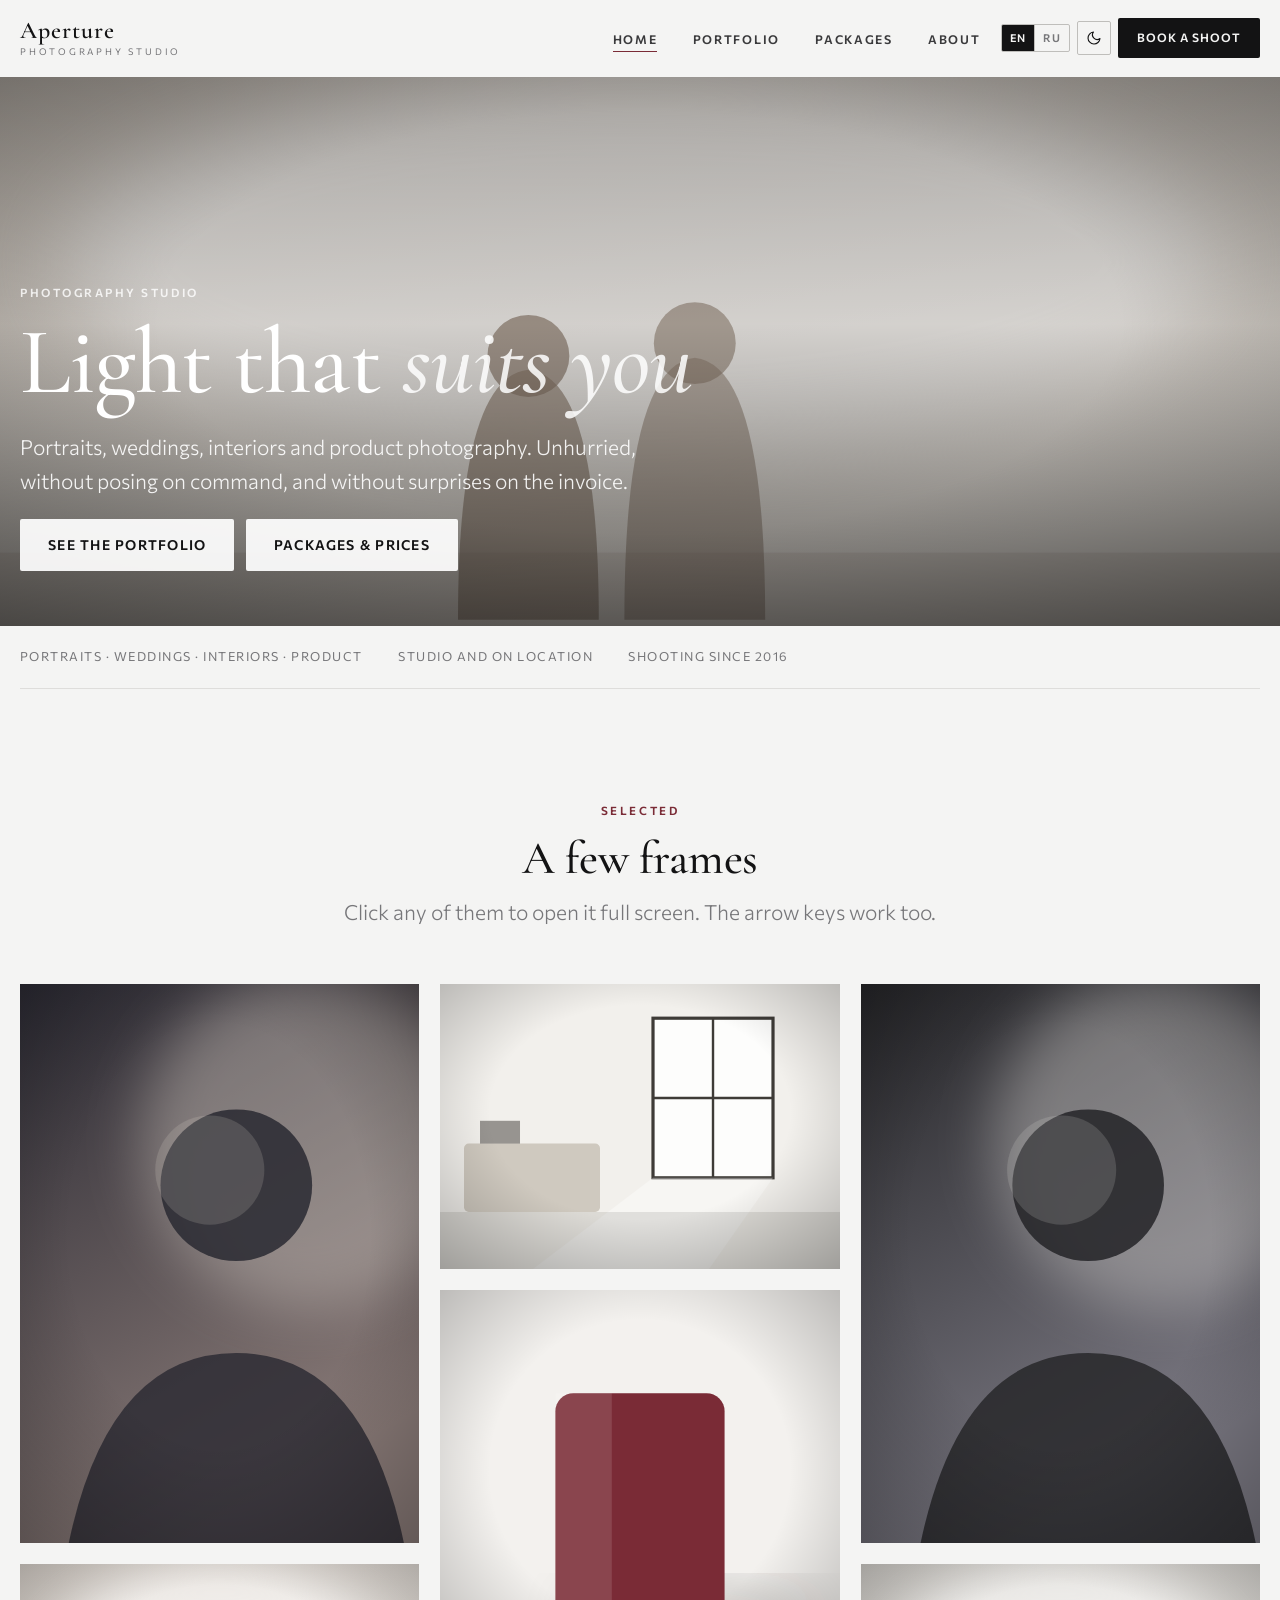
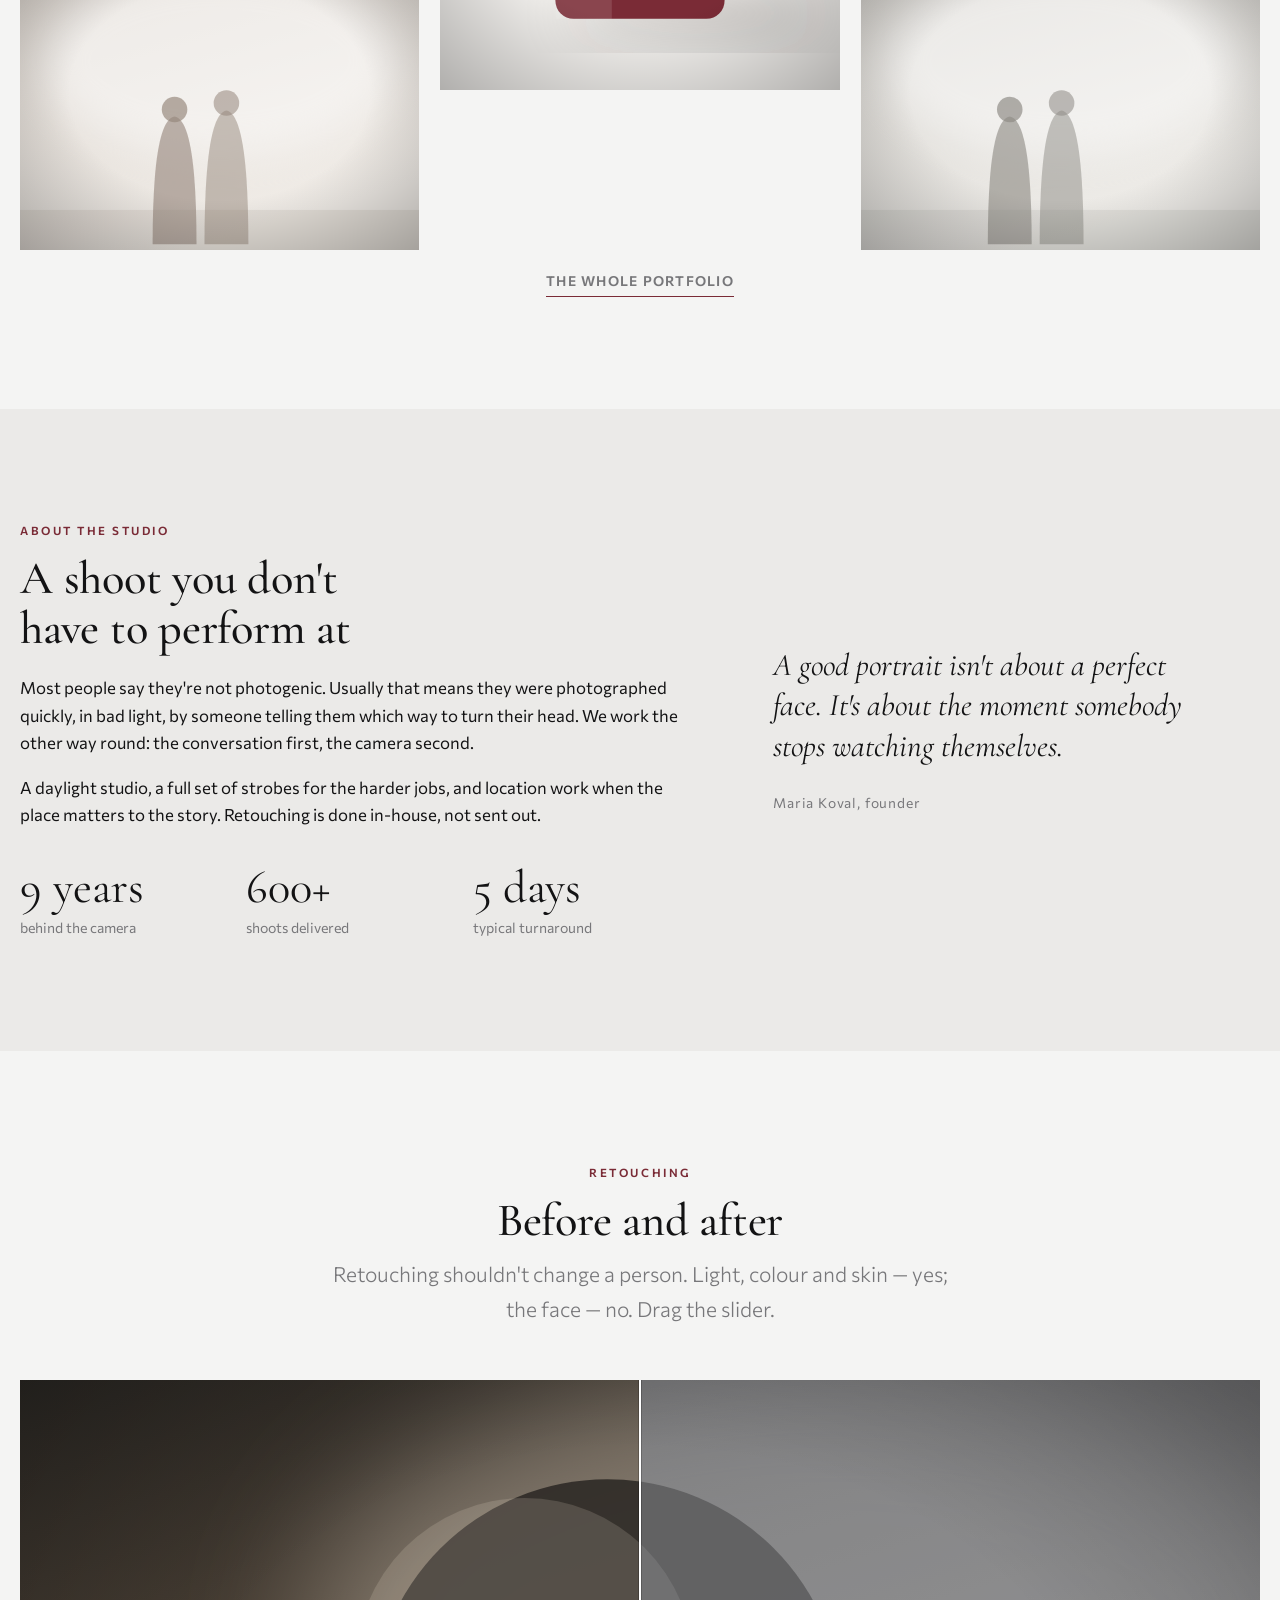
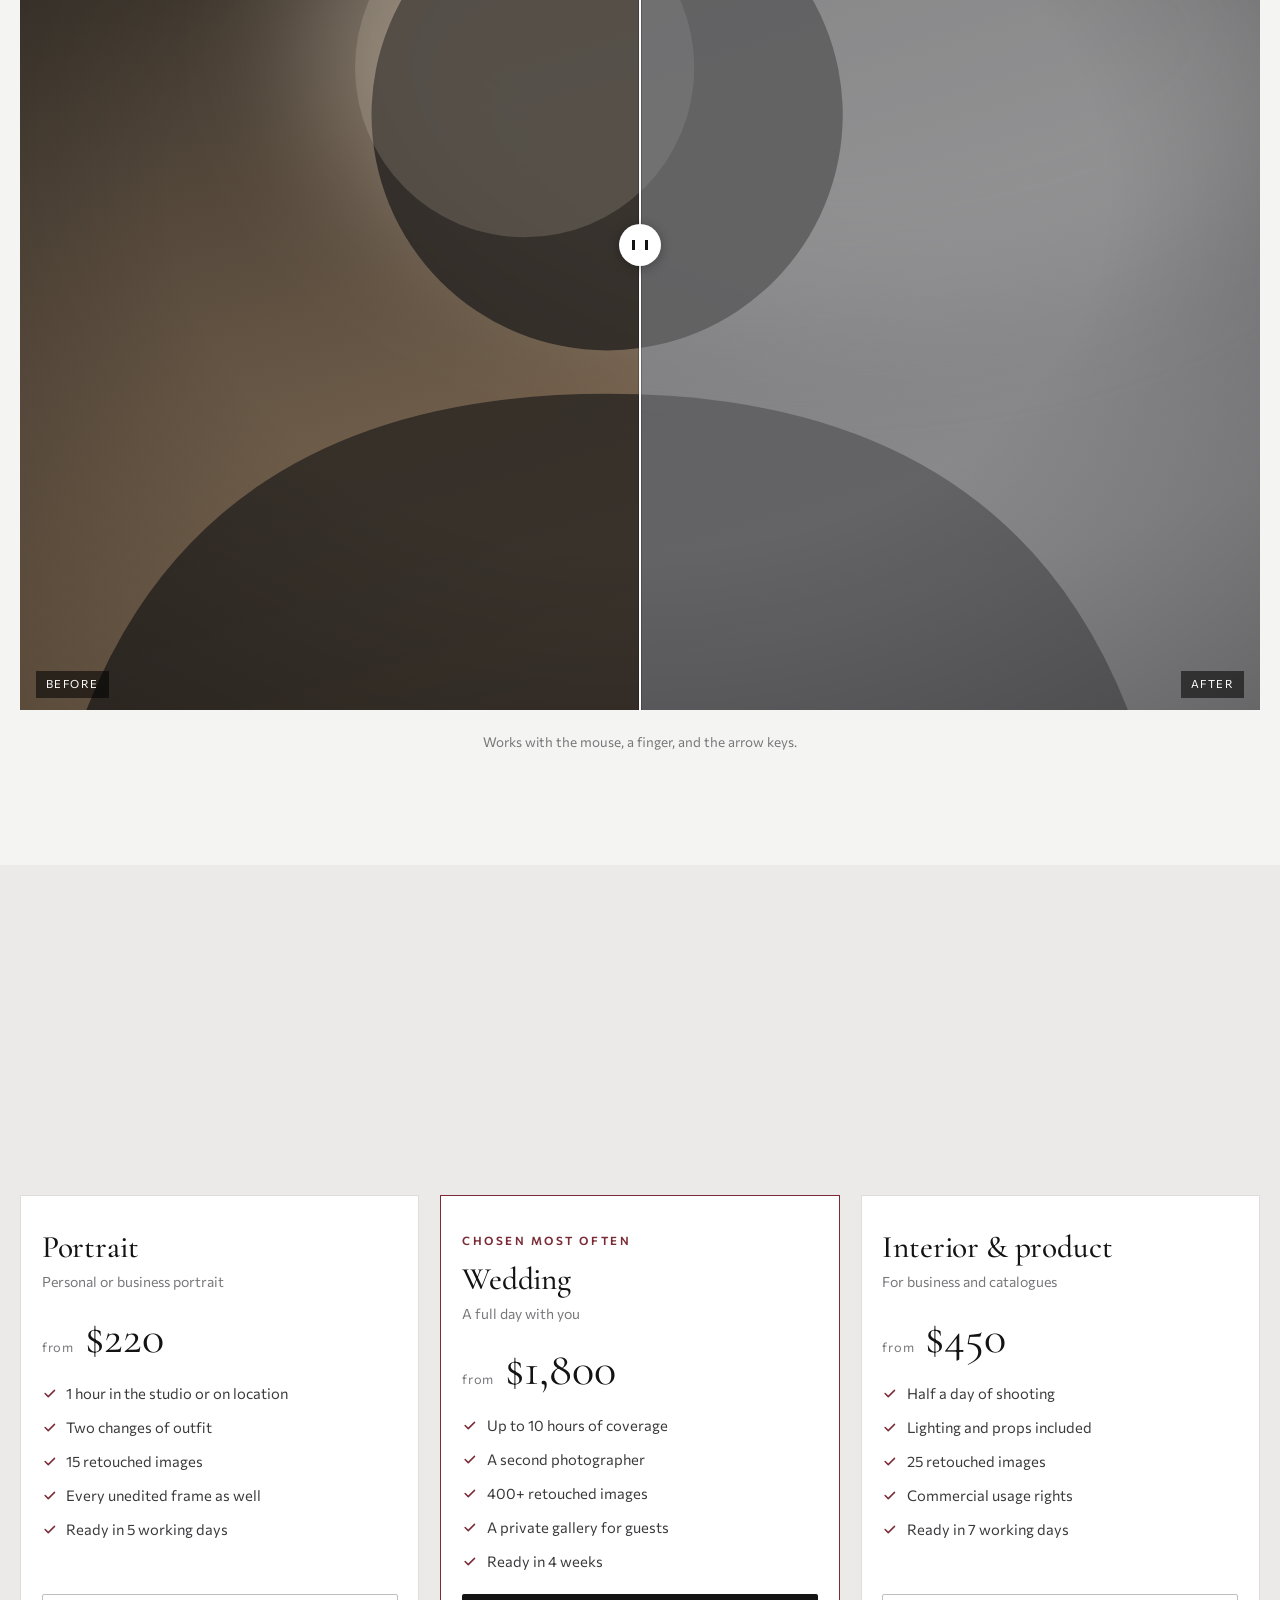
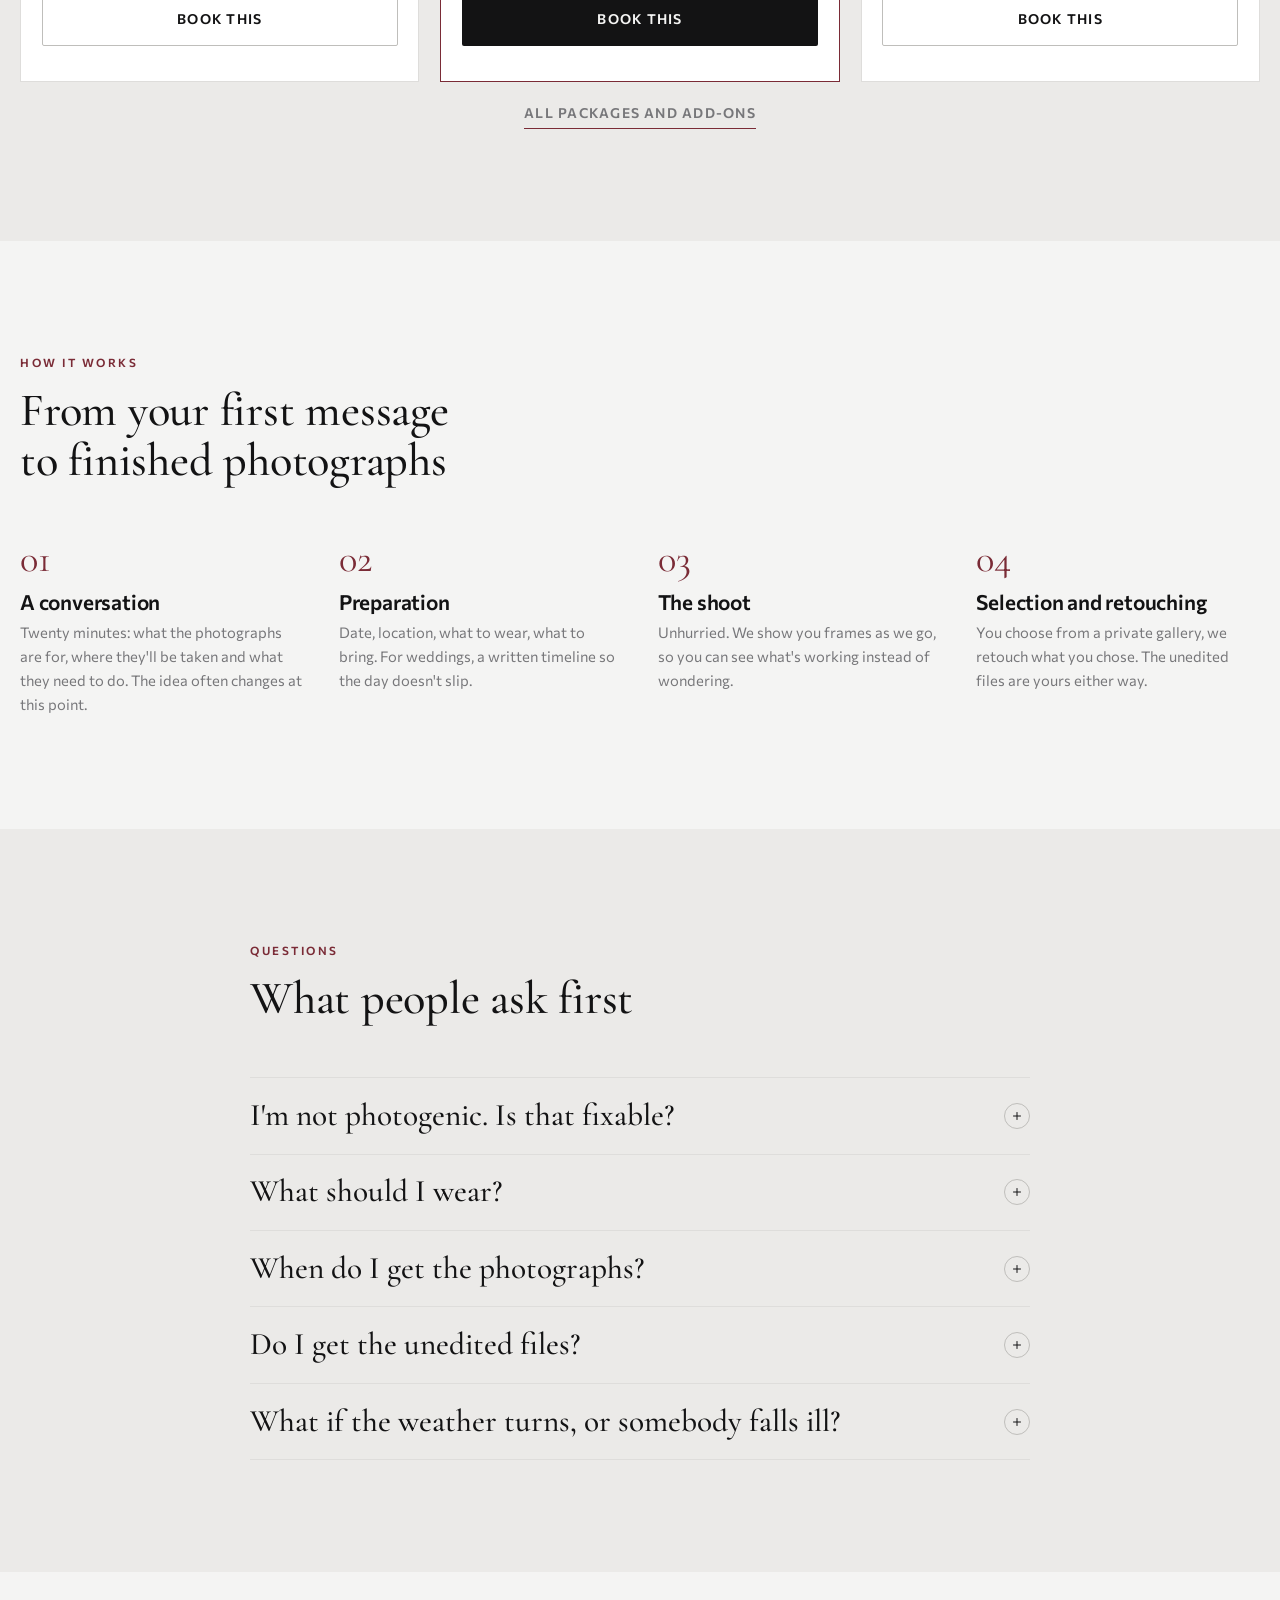
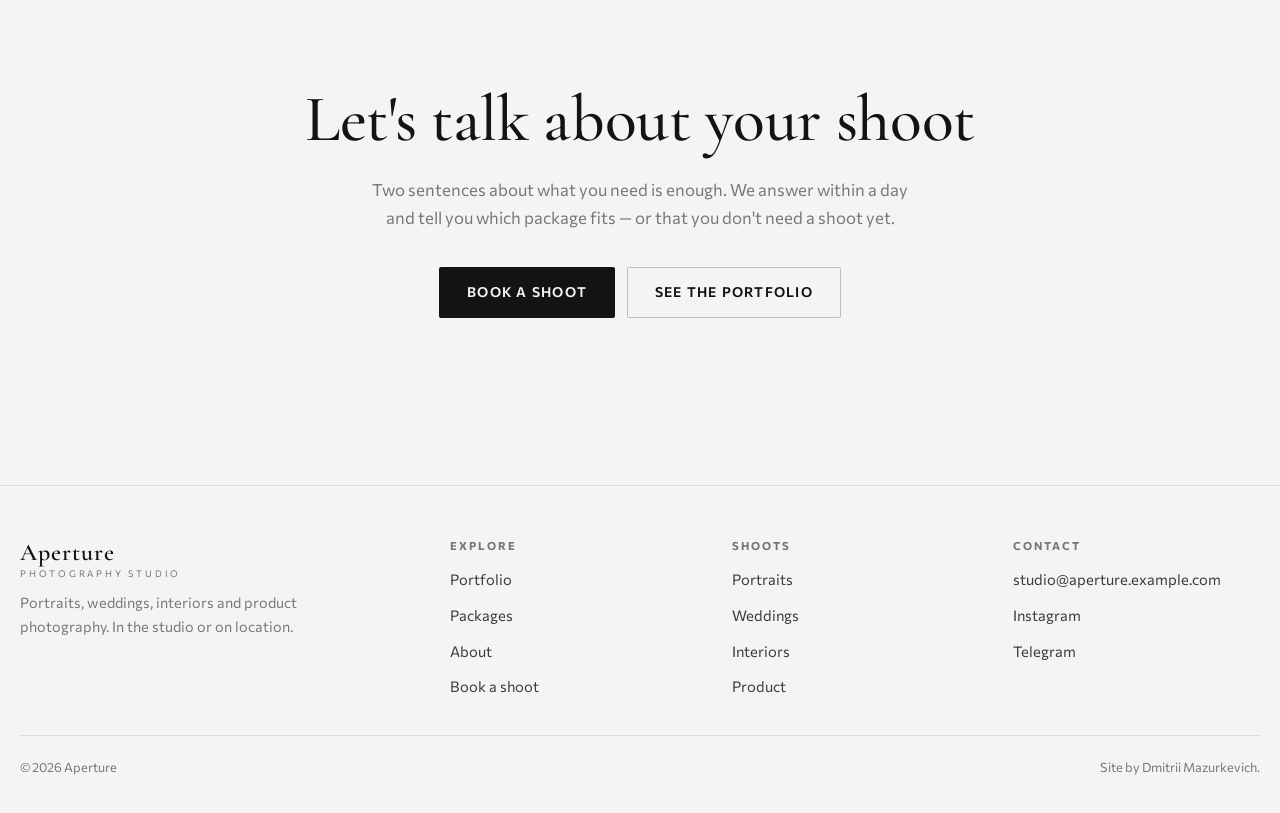
<file: index.html>
<!DOCTYPE html>
<html lang="en">
<head>
<meta charset="utf-8">
<meta name="viewport" content="width=device-width, initial-scale=1">
<title data-i18n="home.metaTitle">Aperture — portraits, weddings, interiors, product photography</title>
<meta name="description" data-i18n-attr="content:home.metaDesc" content="A photography studio: portraits, weddings, interiors and product work. Studio or on location, clear packages, images delivered on time.">
<meta name="theme-color" content="#F4F4F3" media="(prefers-color-scheme: light)">
<meta name="theme-color" content="#131314" media="(prefers-color-scheme: dark)">
<meta property="og:type" content="website">
<meta property="og:title" content="Aperture — portraits, weddings, interiors, product photography">
<meta property="og:description" content="A photography studio: portraits, weddings, interiors and product work. Studio or on location, clear packages, images delivered on time.">
<link rel="canonical" href="https://dmitrii-mazurkevich.github.io/photo-studio-website/">
<link rel="alternate" hreflang="en" href="https://dmitrii-mazurkevich.github.io/photo-studio-website/?lang=en">
<link rel="alternate" hreflang="ru" href="https://dmitrii-mazurkevich.github.io/photo-studio-website/?lang=ru">
<link rel="icon" href="data:image/svg+xml,%3Csvg xmlns='http://www.w3.org/2000/svg' viewBox='0 0 100 100'%3E%3Crect width='100' height='100' fill='%23131314'/%3E%3Ccircle cx='50' cy='50' r='27' fill='none' stroke='%23F4F4F3' stroke-width='6'/%3E%3Ccircle cx='50' cy='50' r='9' fill='%237A2B36'/%3E%3C/svg%3E">
<link rel="preconnect" href="https://fonts.googleapis.com">
<link rel="preconnect" href="https://fonts.gstatic.com" crossorigin>
<link rel="stylesheet" href="https://fonts.googleapis.com/css2?family=Cormorant+Garamond:ital,wght@0,400;0,500;0,600;1,400&family=Commissioner:wght@300;400;600;700&display=swap">
<link rel="stylesheet" href="assets/css/main.css">
<script>
(function () {
  var d = document.documentElement, langs = ['en', 'ru'], lang = null;
  var p = location.search.match(/[?&]lang=([a-z]{2})/i);
  if (p && langs.indexOf(p[1].toLowerCase()) > -1) lang = p[1].toLowerCase();
  if (!lang) { try { var s = localStorage.getItem('ap-lang'); if (langs.indexOf(s) > -1) lang = s; } catch (e) {} }
  if (!lang) { lang = 'en'; }
  d.setAttribute('data-lang', lang);
  if (lang !== 'en') { d.className += ' i18n-pending'; setTimeout(function () { d.classList.remove('i18n-pending'); }, 1200); }
  try { var t = localStorage.getItem('ap-theme'); if (t) d.setAttribute('data-theme', t); } catch (e) {}
})();
</script>
<script type="application/ld+json">
{
  "@context": "https://schema.org",
  "@type": "ProfessionalService",
  "name": "Aperture",
  "description": "Photography studio: portraits, weddings, interiors and product photography.",
  "url": "https://dmitrii-mazurkevich.github.io/photo-studio-website/",
  "email": "studio@aperture.example.com",
  "priceRange": "$$",
  "serviceType": ["Portrait photography", "Wedding photography", "Interior photography", "Product photography"],
  "availableLanguage": ["en", "ru"]
}
</script>
</head>

<body>
<a class="skip-link" href="#main" data-i18n="nav.skip">Skip to content</a>

<header class="site-header">
  <div class="container">
    <nav class="nav" aria-label="Main">
      <a class="logo" href="index.html">
        <span class="logo__name">Aperture</span>
        <span class="logo__sub" data-i18n="logo.sub">Photography studio</span>
      </a>

      <ul class="nav__list">
        <li><a href="index.html" aria-current="page" data-i18n="nav.home">Home</a></li>
        <li><a href="portfolio.html" data-i18n="nav.portfolio">Portfolio</a></li>
        <li><a href="pricing.html" data-i18n="nav.pricing">Packages</a></li>
        <li><a href="index.html#about" data-i18n="nav.about">About</a></li>
      </ul>

      <div class="nav__actions">
        <div class="lang" role="group" aria-label="Language">
          <button type="button" data-lang="en" aria-pressed="true">EN</button>
          <button type="button" data-lang="ru" aria-pressed="false">RU</button>
        </div>
        <button class="icon-btn theme-toggle" type="button" data-i18n-attr="aria-label:nav.theme" aria-label="Switch colour theme">
          <svg class="icon-moon" viewBox="0 0 24 24" fill="none" stroke="currentColor" stroke-width="1.7" stroke-linecap="round" stroke-linejoin="round" aria-hidden="true"><path d="M21 12.8A9 9 0 1 1 11.2 3a7 7 0 0 0 9.8 9.8z"/></svg>
          <svg class="icon-sun" viewBox="0 0 24 24" fill="none" stroke="currentColor" stroke-width="1.7" stroke-linecap="round" stroke-linejoin="round" aria-hidden="true"><circle cx="12" cy="12" r="4"/><path d="M12 2v2M12 20v2M4.9 4.9l1.4 1.4M17.7 17.7l1.4 1.4M2 12h2M20 12h2M4.9 19.1l1.4-1.4M17.7 6.3l1.4-1.4"/></svg>
        </button>
        <button class="icon-btn nav-toggle" type="button" aria-expanded="false" aria-controls="mobile-menu" data-i18n-attr="aria-label:nav.menu" aria-label="Open menu">
          <svg viewBox="0 0 24 24" fill="none" stroke="currentColor" stroke-width="1.7" stroke-linecap="round" aria-hidden="true"><path d="M4 7h16M4 12h16M4 17h16"/></svg>
        </button>
        <a class="btn btn--sm nav__cta" href="pricing.html#enquiry" data-i18n="nav.book">Book a shoot</a>
      </div>
    </nav>
  </div>
</header>

<div class="mobile-menu" id="mobile-menu">
  <a href="index.html" data-i18n="nav.home">Home</a>
  <a href="portfolio.html" data-i18n="nav.portfolio">Portfolio</a>
  <a href="pricing.html" data-i18n="nav.pricing">Packages</a>
  <a href="index.html#about" data-i18n="nav.about">About</a>
  <a class="btn" href="pricing.html#enquiry" data-i18n="nav.book">Book a shoot</a>
</div>

<main id="main">

  <section class="hero">
    <div class="hero__media">
      <img src="assets/img/gallery/hero.svg" width="2400" height="1050" fetchpriority="high" decoding="async"
           alt="Two figures photographed at golden hour">
    </div>
    <div class="hero__inner">
      <div class="container">
        <span class="eyebrow" data-i18n="home.eyebrow">Photography studio</span>
        <h1 class="hero__title" data-i18n-html="home.title">Light that <em>suits you</em></h1>
        <p class="hero__lede" data-i18n="home.lede">
          Portraits, weddings, interiors and product photography. Unhurried, without posing
          on command, and without surprises on the invoice.
        </p>
        <div class="hero__actions">
          <a class="btn btn--light" href="portfolio.html" data-i18n="home.cta1">See the portfolio</a>
          <a class="btn btn--light" href="pricing.html" data-i18n="home.cta2">Packages &amp; prices</a>
        </div>
      </div>
    </div>
  </section>

  <div class="container">
    <div class="hero__meta">
      <span data-i18n="home.meta1">Portraits · Weddings · Interiors · Product</span>
      <span data-i18n="home.meta2">Studio and on location</span>
      <span data-i18n="home.meta3">Shooting since 2016</span>
    </div>
  </div>

  <section class="section">
    <div class="container">
      <div class="section-head section-head--center reveal">
        <span class="eyebrow" data-i18n="home.selEyebrow">Selected</span>
        <h2 class="section-title" data-i18n="home.selTitle">A few frames</h2>
        <p class="section-lede" data-i18n="home.selLede">
          Click any of them to open it full screen. The arrow keys work too.
        </p>
      </div>

      <div class="gallery">
        <button class="shot" type="button"
          data-id="portrait-01" data-category="portraits"
          data-full="assets/img/gallery/portrait-01.svg" data-w="1000" data-h="1400"
          data-title="Studio portrait" data-meta="85mm · f/1.4 · studio strobe"
          data-i18n-attr="data-title:cap.portrait-01t|data-meta:cap.portrait-01m">
          <img src="assets/img/gallery/portrait-01.svg" width="1000" height="1400"
               fetchpriority="high" decoding="async"
               alt="Studio portrait" data-i18n-attr="alt:cap.portrait-01t">
          <span class="shot__cap"><b data-i18n="cap.portrait-01t">Studio portrait</b></span>
        </button>
        <button class="shot" type="button"
          data-id="wedding-03" data-category="weddings"
          data-full="assets/img/gallery/wedding-03.svg" data-w="1400" data-h="1000"
          data-title="Golden hour" data-meta="85mm · f/1.6 · sunset"
          data-i18n-attr="data-title:cap.wedding-03t|data-meta:cap.wedding-03m">
          <img src="assets/img/gallery/wedding-03.svg" width="1400" height="1000"
               loading="lazy" decoding="async"
               alt="Golden hour" data-i18n-attr="alt:cap.wedding-03t">
          <span class="shot__cap"><b data-i18n="cap.wedding-03t">Golden hour</b></span>
        </button>
        <button class="shot" type="button"
          data-id="interior-02" data-category="interiors"
          data-full="assets/img/gallery/interior-02.svg" data-w="1400" data-h="1000"
          data-title="Restaurant floor" data-meta="24mm · f/8 · mixed light"
          data-i18n-attr="data-title:cap.interior-02t|data-meta:cap.interior-02m">
          <img src="assets/img/gallery/interior-02.svg" width="1400" height="1000"
               loading="lazy" decoding="async"
               alt="Restaurant floor" data-i18n-attr="alt:cap.interior-02t">
          <span class="shot__cap"><b data-i18n="cap.interior-02t">Restaurant floor</b></span>
        </button>
        <button class="shot" type="button"
          data-id="product-01" data-category="product"
          data-full="assets/img/gallery/product-01.svg" data-w="1200" data-h="1200"
          data-title="Ceramics" data-meta="100mm macro · softbox"
          data-i18n-attr="data-title:cap.product-01t|data-meta:cap.product-01m">
          <img src="assets/img/gallery/product-01.svg" width="1200" height="1200"
               loading="lazy" decoding="async"
               alt="Ceramics" data-i18n-attr="alt:cap.product-01t">
          <span class="shot__cap"><b data-i18n="cap.product-01t">Ceramics</b></span>
        </button>
        <button class="shot" type="button"
          data-id="portrait-04" data-category="portraits"
          data-full="assets/img/gallery/portrait-04.svg" data-w="1000" data-h="1400"
          data-title="Window light" data-meta="35mm · f/1.8 · no flash"
          data-i18n-attr="data-title:cap.portrait-04t|data-meta:cap.portrait-04m">
          <img src="assets/img/gallery/portrait-04.svg" width="1000" height="1400"
               loading="lazy" decoding="async"
               alt="Window light" data-i18n-attr="alt:cap.portrait-04t">
          <span class="shot__cap"><b data-i18n="cap.portrait-04t">Window light</b></span>
        </button>
        <button class="shot" type="button"
          data-id="wedding-05" data-category="weddings"
          data-full="assets/img/gallery/wedding-05.svg" data-w="1400" data-h="1000"
          data-title="Reception" data-meta="24mm · f/2.8 · on-camera light"
          data-i18n-attr="data-title:cap.wedding-05t|data-meta:cap.wedding-05m">
          <img src="assets/img/gallery/wedding-05.svg" width="1400" height="1000"
               loading="lazy" decoding="async"
               alt="Reception" data-i18n-attr="alt:cap.wedding-05t">
          <span class="shot__cap"><b data-i18n="cap.wedding-05t">Reception</b></span>
        </button>
      </div>

      <p class="gallery-note"><a class="link-underline" href="portfolio.html" data-i18n="home.selMore">The whole portfolio</a></p>
    </div>
  </section>

  <section class="section section--alt" id="about">
    <div class="container">
      <div class="split split--wide-left">
        <div class="reveal">
          <span class="eyebrow" data-i18n="home.aboutEyebrow">About the studio</span>
          <h2 class="section-title" data-i18n="home.aboutTitle">A shoot you don't have to perform at</h2>
          <p class="mt-3" data-i18n="home.aboutP1">
            Most people say they're not photogenic. Usually that means they were photographed
            quickly, in bad light, by someone telling them which way to turn their head. We work
            the other way round: the conversation first, the camera second.
          </p>
          <p data-i18n="home.aboutP2">
            A daylight studio, a full set of strobes for the harder jobs, and location work when
            the place matters to the story. Retouching is done in-house, not sent out.
          </p>
          <div class="stat-row mt-4">
            <div><div class="stat__value" data-i18n="home.stat1v">9 years</div><div class="stat__label" data-i18n="home.stat1l">behind the camera</div></div>
            <div><div class="stat__value" data-i18n="home.stat2v">600+</div><div class="stat__label" data-i18n="home.stat2l">shoots delivered</div></div>
            <div><div class="stat__value" data-i18n="home.stat3v">5 days</div><div class="stat__label" data-i18n="home.stat3l">typical turnaround</div></div>
          </div>
        </div>
        <blockquote class="quote-block reveal">
          <p data-i18n="home.aboutQuote">A good portrait isn't about a perfect face. It's about the moment somebody stops watching themselves.</p>
          <cite data-i18n="home.aboutCite">Maria Koval, founder</cite>
        </blockquote>
      </div>
    </div>
  </section>

  <section class="section">
    <div class="container">
      <div class="section-head section-head--center reveal">
        <span class="eyebrow" data-i18n="home.baEyebrow">Retouching</span>
        <h2 class="section-title" data-i18n="home.baTitle">Before and after</h2>
        <p class="section-lede" data-i18n="home.baLede">
          Retouching shouldn't change a person. Light, colour and skin — yes; the face — no.
          Drag the slider.
        </p>
      </div>

      <div class="ba reveal">
        <img src="assets/img/gallery/ba-before.svg" width="1400" height="1050" loading="lazy" decoding="async" alt="Unedited frame straight from the camera">
        <div class="ba__after">
          <img src="assets/img/gallery/ba-after.svg" width="1400" height="1050" loading="lazy" decoding="async" alt="The same frame after retouching">
        </div>
        <div class="ba__handle" aria-hidden="true"></div>
        <div class="ba__labels" aria-hidden="true">
          <span data-i18n="home.baBefore">Before</span>
          <span data-i18n="home.baAfter">After</span>
        </div>
        <input type="range" min="0" max="100" value="50" aria-label="Reveal the retouched version">
      </div>
      <p class="gallery-note" data-i18n="home.baNote">Works with the mouse, a finger, and the arrow keys.</p>
    </div>
  </section>

  <section class="section section--alt">
    <div class="container">
      <div class="section-head section-head--center reveal">
        <span class="eyebrow" data-i18n="home.packEyebrow">Packages</span>
        <h2 class="section-title" data-i18n="home.packTitle">You know the price beforehand</h2>
        <p class="section-lede" data-i18n="home.packLede">
          Every package says how many hours, how many images, and when you get them. Extras are
          agreed before the shoot, not after it.
        </p>
      </div>
      <div class="grid grid--3">

        <article class="pack reveal">
          
          <h3 class="pack__name" data-i18n="pk.1n">Portrait</h3>
          <p class="pack__for" data-i18n="pk.1f">Personal or business portrait</p>
          <p class="pack__price"><small data-i18n="pk.from">from</small> $220</p>
          <ul class="pack__list">
            <li><svg viewBox="0 0 24 24" fill="none" stroke="currentColor" stroke-width="2.4" stroke-linecap="round" stroke-linejoin="round" aria-hidden="true"><path d="m5 12 5 5L20 7"/></svg><span data-i18n="pk.1a">1 hour in the studio or on location</span></li>
            <li><svg viewBox="0 0 24 24" fill="none" stroke="currentColor" stroke-width="2.4" stroke-linecap="round" stroke-linejoin="round" aria-hidden="true"><path d="m5 12 5 5L20 7"/></svg><span data-i18n="pk.1b">Two changes of outfit</span></li>
            <li><svg viewBox="0 0 24 24" fill="none" stroke="currentColor" stroke-width="2.4" stroke-linecap="round" stroke-linejoin="round" aria-hidden="true"><path d="m5 12 5 5L20 7"/></svg><span data-i18n="pk.1c">15 retouched images</span></li>
            <li><svg viewBox="0 0 24 24" fill="none" stroke="currentColor" stroke-width="2.4" stroke-linecap="round" stroke-linejoin="round" aria-hidden="true"><path d="m5 12 5 5L20 7"/></svg><span data-i18n="pk.1d">Every unedited frame as well</span></li>
            <li><svg viewBox="0 0 24 24" fill="none" stroke="currentColor" stroke-width="2.4" stroke-linecap="round" stroke-linejoin="round" aria-hidden="true"><path d="m5 12 5 5L20 7"/></svg><span data-i18n="pk.1e">Ready in 5 working days</span></li>
          </ul>
          <a class="btn btn--outline btn--block" href="pricing.html#enquiry" data-i18n="pk.book">Book this</a>
        </article>

        <article class="pack pack--featured reveal">
          <span class="eyebrow" data-i18n="pk.popular">Chosen most often</span>
          <h3 class="pack__name" data-i18n="pk.2n">Wedding</h3>
          <p class="pack__for" data-i18n="pk.2f">A full day with you</p>
          <p class="pack__price"><small data-i18n="pk.from">from</small> $1,800</p>
          <ul class="pack__list">
            <li><svg viewBox="0 0 24 24" fill="none" stroke="currentColor" stroke-width="2.4" stroke-linecap="round" stroke-linejoin="round" aria-hidden="true"><path d="m5 12 5 5L20 7"/></svg><span data-i18n="pk.2a">Up to 10 hours of coverage</span></li>
            <li><svg viewBox="0 0 24 24" fill="none" stroke="currentColor" stroke-width="2.4" stroke-linecap="round" stroke-linejoin="round" aria-hidden="true"><path d="m5 12 5 5L20 7"/></svg><span data-i18n="pk.2b">A second photographer</span></li>
            <li><svg viewBox="0 0 24 24" fill="none" stroke="currentColor" stroke-width="2.4" stroke-linecap="round" stroke-linejoin="round" aria-hidden="true"><path d="m5 12 5 5L20 7"/></svg><span data-i18n="pk.2c">400+ retouched images</span></li>
            <li><svg viewBox="0 0 24 24" fill="none" stroke="currentColor" stroke-width="2.4" stroke-linecap="round" stroke-linejoin="round" aria-hidden="true"><path d="m5 12 5 5L20 7"/></svg><span data-i18n="pk.2d">A private gallery for guests</span></li>
            <li><svg viewBox="0 0 24 24" fill="none" stroke="currentColor" stroke-width="2.4" stroke-linecap="round" stroke-linejoin="round" aria-hidden="true"><path d="m5 12 5 5L20 7"/></svg><span data-i18n="pk.2e">Ready in 4 weeks</span></li>
          </ul>
          <a class="btn btn--block" href="pricing.html#enquiry" data-i18n="pk.book">Book this</a>
        </article>

        <article class="pack reveal">
          
          <h3 class="pack__name" data-i18n="pk.3n">Interior & product</h3>
          <p class="pack__for" data-i18n="pk.3f">For business and catalogues</p>
          <p class="pack__price"><small data-i18n="pk.from">from</small> $450</p>
          <ul class="pack__list">
            <li><svg viewBox="0 0 24 24" fill="none" stroke="currentColor" stroke-width="2.4" stroke-linecap="round" stroke-linejoin="round" aria-hidden="true"><path d="m5 12 5 5L20 7"/></svg><span data-i18n="pk.3a">Half a day of shooting</span></li>
            <li><svg viewBox="0 0 24 24" fill="none" stroke="currentColor" stroke-width="2.4" stroke-linecap="round" stroke-linejoin="round" aria-hidden="true"><path d="m5 12 5 5L20 7"/></svg><span data-i18n="pk.3b">Lighting and props included</span></li>
            <li><svg viewBox="0 0 24 24" fill="none" stroke="currentColor" stroke-width="2.4" stroke-linecap="round" stroke-linejoin="round" aria-hidden="true"><path d="m5 12 5 5L20 7"/></svg><span data-i18n="pk.3c">25 retouched images</span></li>
            <li><svg viewBox="0 0 24 24" fill="none" stroke="currentColor" stroke-width="2.4" stroke-linecap="round" stroke-linejoin="round" aria-hidden="true"><path d="m5 12 5 5L20 7"/></svg><span data-i18n="pk.3d">Commercial usage rights</span></li>
            <li><svg viewBox="0 0 24 24" fill="none" stroke="currentColor" stroke-width="2.4" stroke-linecap="round" stroke-linejoin="round" aria-hidden="true"><path d="m5 12 5 5L20 7"/></svg><span data-i18n="pk.3e">Ready in 7 working days</span></li>
          </ul>
          <a class="btn btn--outline btn--block" href="pricing.html#enquiry" data-i18n="pk.book">Book this</a>
        </article>
      </div>
      <p class="gallery-note mt-3"><a class="link-underline" href="pricing.html" data-i18n="home.packMore">All packages and add-ons</a></p>
    </div>
  </section>

  <section class="section">
    <div class="container">
      <div class="section-head reveal">
        <span class="eyebrow" data-i18n="home.procEyebrow">How it works</span>
        <h2 class="section-title" data-i18n="home.procTitle">From your first message to finished photographs</h2>
      </div>
      <div class="steps">
        <div class="step reveal"><h3 data-i18n="home.proc1t">A conversation</h3><p data-i18n="home.proc1d">Twenty minutes: what the photographs are for, where they'll be taken and what they need to do. The idea often changes at this point.</p></div>
        <div class="step reveal"><h3 data-i18n="home.proc2t">Preparation</h3><p data-i18n="home.proc2d">Date, location, what to wear, what to bring. For weddings, a written timeline so the day doesn't slip.</p></div>
        <div class="step reveal"><h3 data-i18n="home.proc3t">The shoot</h3><p data-i18n="home.proc3d">Unhurried. We show you frames as we go, so you can see what's working instead of wondering.</p></div>
        <div class="step reveal"><h3 data-i18n="home.proc4t">Selection and retouching</h3><p data-i18n="home.proc4d">You choose from a private gallery, we retouch what you chose. The unedited files are yours either way.</p></div>
      </div>
    </div>
  </section>

  <section class="section section--alt">
    <div class="container container--narrow">
      <div class="section-head reveal">
        <span class="eyebrow" data-i18n="home.faqEyebrow">Questions</span>
        <h2 class="section-title" data-i18n="home.faqTitle">What people ask first</h2>
      </div>
      <div class="faq">
        <div class="faq__item">
          <h3><button class="faq__q" type="button" aria-expanded="false" aria-controls="hfaq-1">
            <span data-i18n="home.faq1q">I'm not photogenic. Is that fixable?</span>
            <span class="faq__icon" aria-hidden="true"><svg viewBox="0 0 24 24" fill="none" stroke="currentColor" stroke-width="2" stroke-linecap="round"><path d="M12 5v14M5 12h14"/></svg></span>
          </button></h3>
          <div class="faq__a" id="hfaq-1"><div><p data-i18n="home.faq1a">It's the most common thing we hear and it's almost never true. The first twenty minutes of any shoot go on you forgetting the camera is there, and they're part of the booked time. We show you frames as we go — once someone sees it's working, they relax on their own.</p></div></div>
        </div>
        <div class="faq__item">
          <h3><button class="faq__q" type="button" aria-expanded="false" aria-controls="hfaq-2">
            <span data-i18n="home.faq2q">What should I wear?</span>
            <span class="faq__icon" aria-hidden="true"><svg viewBox="0 0 24 24" fill="none" stroke="currentColor" stroke-width="2" stroke-linecap="round"><path d="M12 5v14M5 12h14"/></svg></span>
          </button></h3>
          <div class="faq__a" id="hfaq-2"><div><p data-i18n="home.faq2a">After booking you get a short note tailored to your kind of shoot. The general rule: plain beats patterned, texture beats shine, and bring two or three options — it becomes obvious on the day which one works.</p></div></div>
        </div>
        <div class="faq__item">
          <h3><button class="faq__q" type="button" aria-expanded="false" aria-controls="hfaq-3">
            <span data-i18n="home.faq3q">When do I get the photographs?</span>
            <span class="faq__icon" aria-hidden="true"><svg viewBox="0 0 24 24" fill="none" stroke="currentColor" stroke-width="2" stroke-linecap="round"><path d="M12 5v14M5 12h14"/></svg></span>
          </button></h3>
          <div class="faq__a" id="hfaq-3"><div><p data-i18n="home.faq3a">Portraits in five working days, product and interiors in seven, weddings in four weeks. For weddings we send ten finished frames within forty-eight hours so you have something to share.</p></div></div>
        </div>
        <div class="faq__item">
          <h3><button class="faq__q" type="button" aria-expanded="false" aria-controls="hfaq-4">
            <span data-i18n="home.faq4q">Do I get the unedited files?</span>
            <span class="faq__icon" aria-hidden="true"><svg viewBox="0 0 24 24" fill="none" stroke="currentColor" stroke-width="2" stroke-linecap="round"><path d="M12 5v14M5 12h14"/></svg></span>
          </button></h3>
          <div class="faq__a" id="hfaq-4"><div><p data-i18n="home.faq4a">Yes, in every package. Holding your own photographs hostage is not a business model — the retouched versions are better anyway, and you can see that for yourself.</p></div></div>
        </div>
        <div class="faq__item">
          <h3><button class="faq__q" type="button" aria-expanded="false" aria-controls="hfaq-5">
            <span data-i18n="home.faq5q">What if the weather turns, or somebody falls ill?</span>
            <span class="faq__icon" aria-hidden="true"><svg viewBox="0 0 24 24" fill="none" stroke="currentColor" stroke-width="2" stroke-linecap="round"><path d="M12 5v14M5 12h14"/></svg></span>
          </button></h3>
          <div class="faq__a" id="hfaq-5"><div><p data-i18n="home.faq5a">We move it with no penalty if you tell us a day ahead. For outdoor shoots we agree a backup date at booking, which is easier on everyone.</p></div></div>
        </div>
      </div>
    </div>
  </section>

  <section class="section">
    <div class="container container--narrow cta-band reveal">
      <h2 data-i18n="home.ctaTitle">Let's talk about your shoot</h2>
      <p data-i18n="home.ctaLede">
        Two sentences about what you need is enough. We answer within a day and tell you which
        package fits — or that you don't need a shoot yet.
      </p>
      <div class="center-actions">
        <a class="btn" href="pricing.html#enquiry" data-i18n="nav.book">Book a shoot</a>
        <a class="btn btn--outline" href="portfolio.html" data-i18n="home.cta1">See the portfolio</a>
      </div>
    </div>
  </section>

</main>

<div class="lightbox" id="lightbox" role="dialog" aria-modal="true" aria-label="Photo viewer">
  <div class="lightbox__bar">
    <span data-lb-count>1 of 24</span>
    <button class="lb-btn" type="button" data-lb-close data-i18n-attr="aria-label:lb.close" aria-label="Close">
      <svg viewBox="0 0 24 24" fill="none" stroke="currentColor" stroke-width="1.8" stroke-linecap="round" aria-hidden="true"><path d="M6 6l12 12M18 6L6 18"/></svg>
    </button>
  </div>
  <figure class="lightbox__figure">
    <img data-lb-img alt="" width="1400" height="1000">
  </figure>
  <figcaption class="lightbox__caption">
    <b data-lb-title></b>
    <span data-lb-meta></span>
  </figcaption>
  <button class="lb-btn lightbox__nav lightbox__nav--prev" type="button" data-lb-prev data-i18n-attr="aria-label:lb.prev" aria-label="Previous photo">
    <svg viewBox="0 0 24 24" fill="none" stroke="currentColor" stroke-width="1.8" stroke-linecap="round" stroke-linejoin="round" aria-hidden="true"><path d="M15 5l-7 7 7 7"/></svg>
  </button>
  <button class="lb-btn lightbox__nav lightbox__nav--next" type="button" data-lb-next data-i18n-attr="aria-label:lb.next" aria-label="Next photo">
    <svg viewBox="0 0 24 24" fill="none" stroke="currentColor" stroke-width="1.8" stroke-linecap="round" stroke-linejoin="round" aria-hidden="true"><path d="M9 5l7 7-7 7"/></svg>
  </button>
</div>

<footer class="site-footer">
  <div class="container">
    <div class="footer__grid">
      <div>
        <a class="logo" href="index.html">
          <span class="logo__name">Aperture</span>
          <span class="logo__sub" data-i18n="logo.sub">Photography studio</span>
        </a>
        <p class="footer__about" data-i18n="foot.about">
          Portraits, weddings, interiors and product photography. In the studio or on location.
        </p>
      </div>
      <div>
        <h4 data-i18n="foot.explore">Explore</h4>
        <ul>
          <li><a href="portfolio.html" data-i18n="nav.portfolio">Portfolio</a></li>
          <li><a href="pricing.html" data-i18n="nav.pricing">Packages</a></li>
          <li><a href="index.html#about" data-i18n="nav.about">About</a></li>
          <li><a href="pricing.html#enquiry" data-i18n="nav.book">Book a shoot</a></li>
        </ul>
      </div>
      <div>
        <h4 data-i18n="foot.services">Shoots</h4>
        <ul>
          <li><a href="portfolio.html#portraits" data-i18n="pf.portraits">Portraits</a></li>
          <li><a href="portfolio.html#weddings" data-i18n="pf.weddings">Weddings</a></li>
          <li><a href="portfolio.html#interiors" data-i18n="pf.interiors">Interiors</a></li>
          <li><a href="portfolio.html#product" data-i18n="pf.product">Product</a></li>
        </ul>
      </div>
      <div>
        <h4 data-i18n="foot.contact">Contact</h4>
        <ul>
          <li><a href="mailto:studio@aperture.example.com">studio@aperture.example.com</a></li>
          <li><a href="#" rel="noopener">Instagram</a></li>
          <li><a href="#" rel="noopener">Telegram</a></li>
        </ul>
      </div>
    </div>
    <div class="footer__bottom">
      <span>© <span data-year>2026</span> Aperture</span>
      <span data-i18n="foot.demoNote">Site by Dmitrii Mazurkevich.</span>
    </div>
  </div>
</footer>

<script src="assets/js/i18n.js" defer></script>
<script src="assets/js/main.js" defer></script>
</body>
</html>
</file>
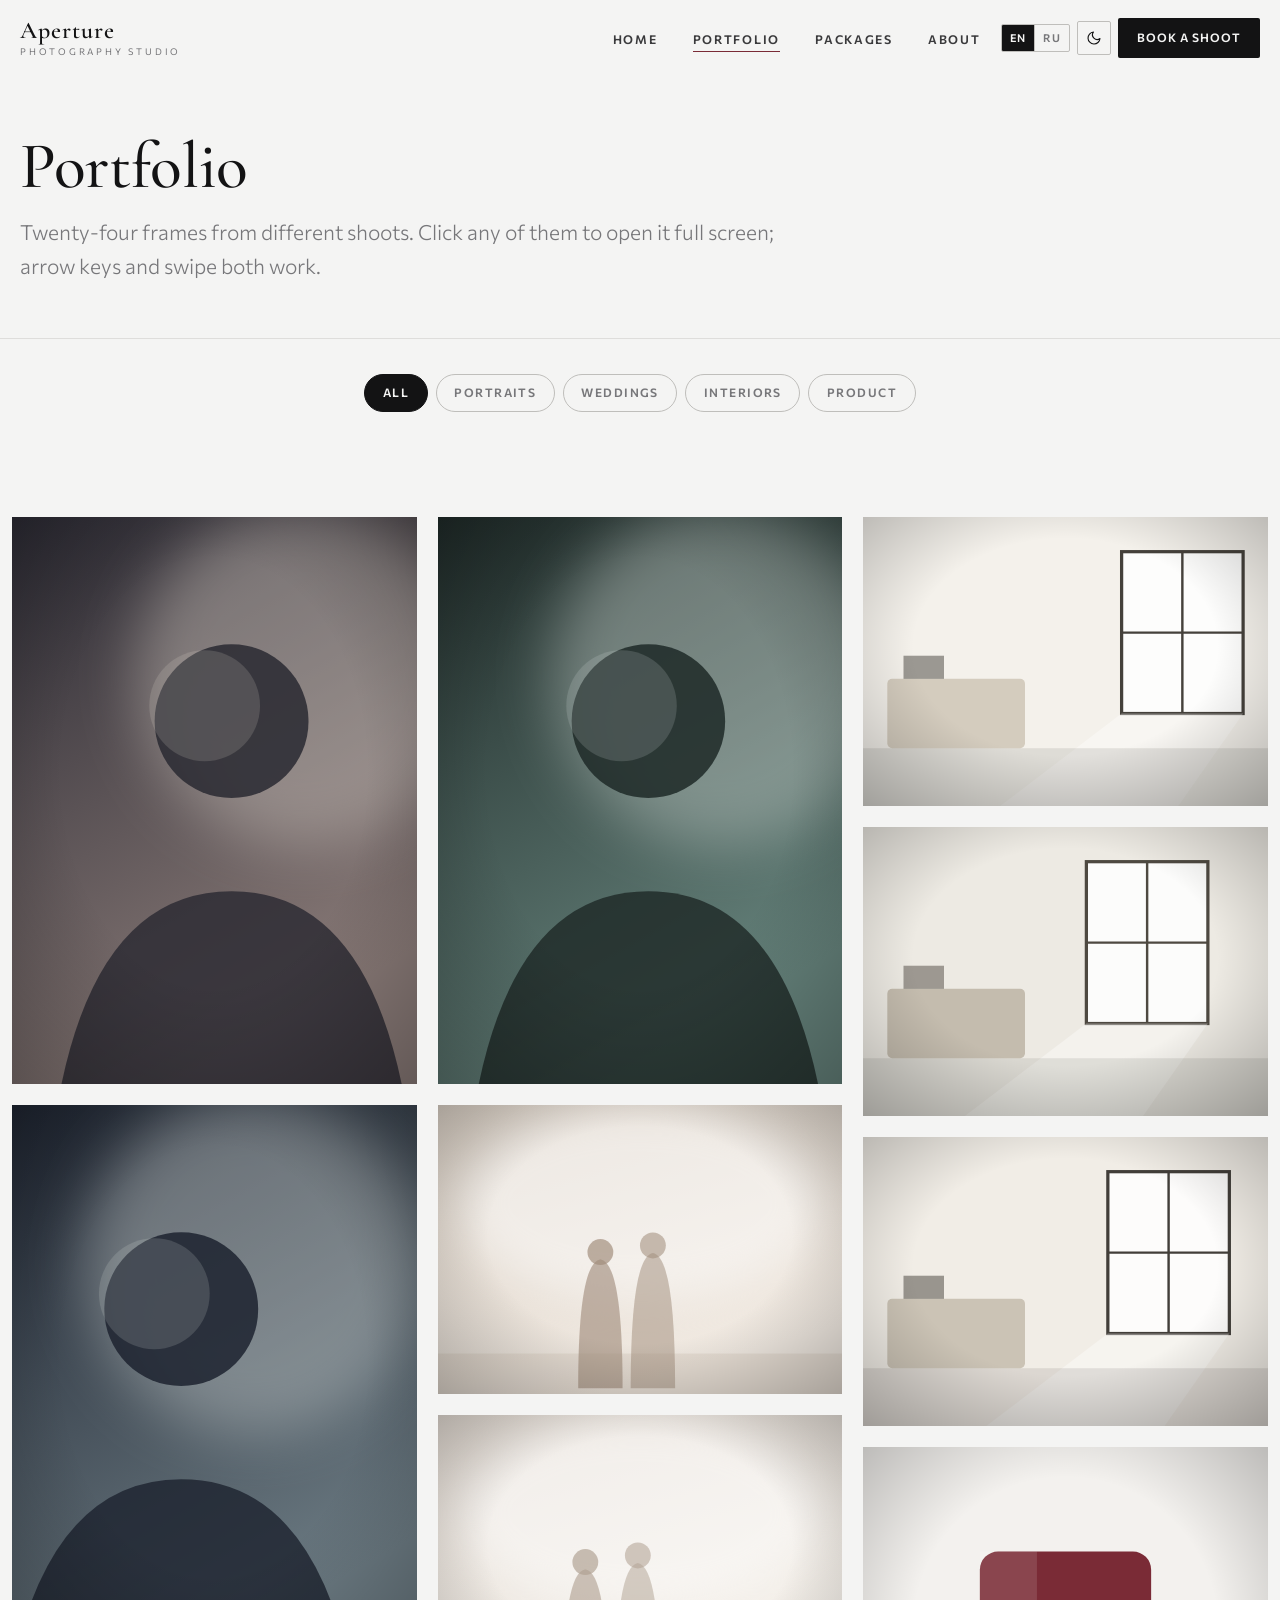
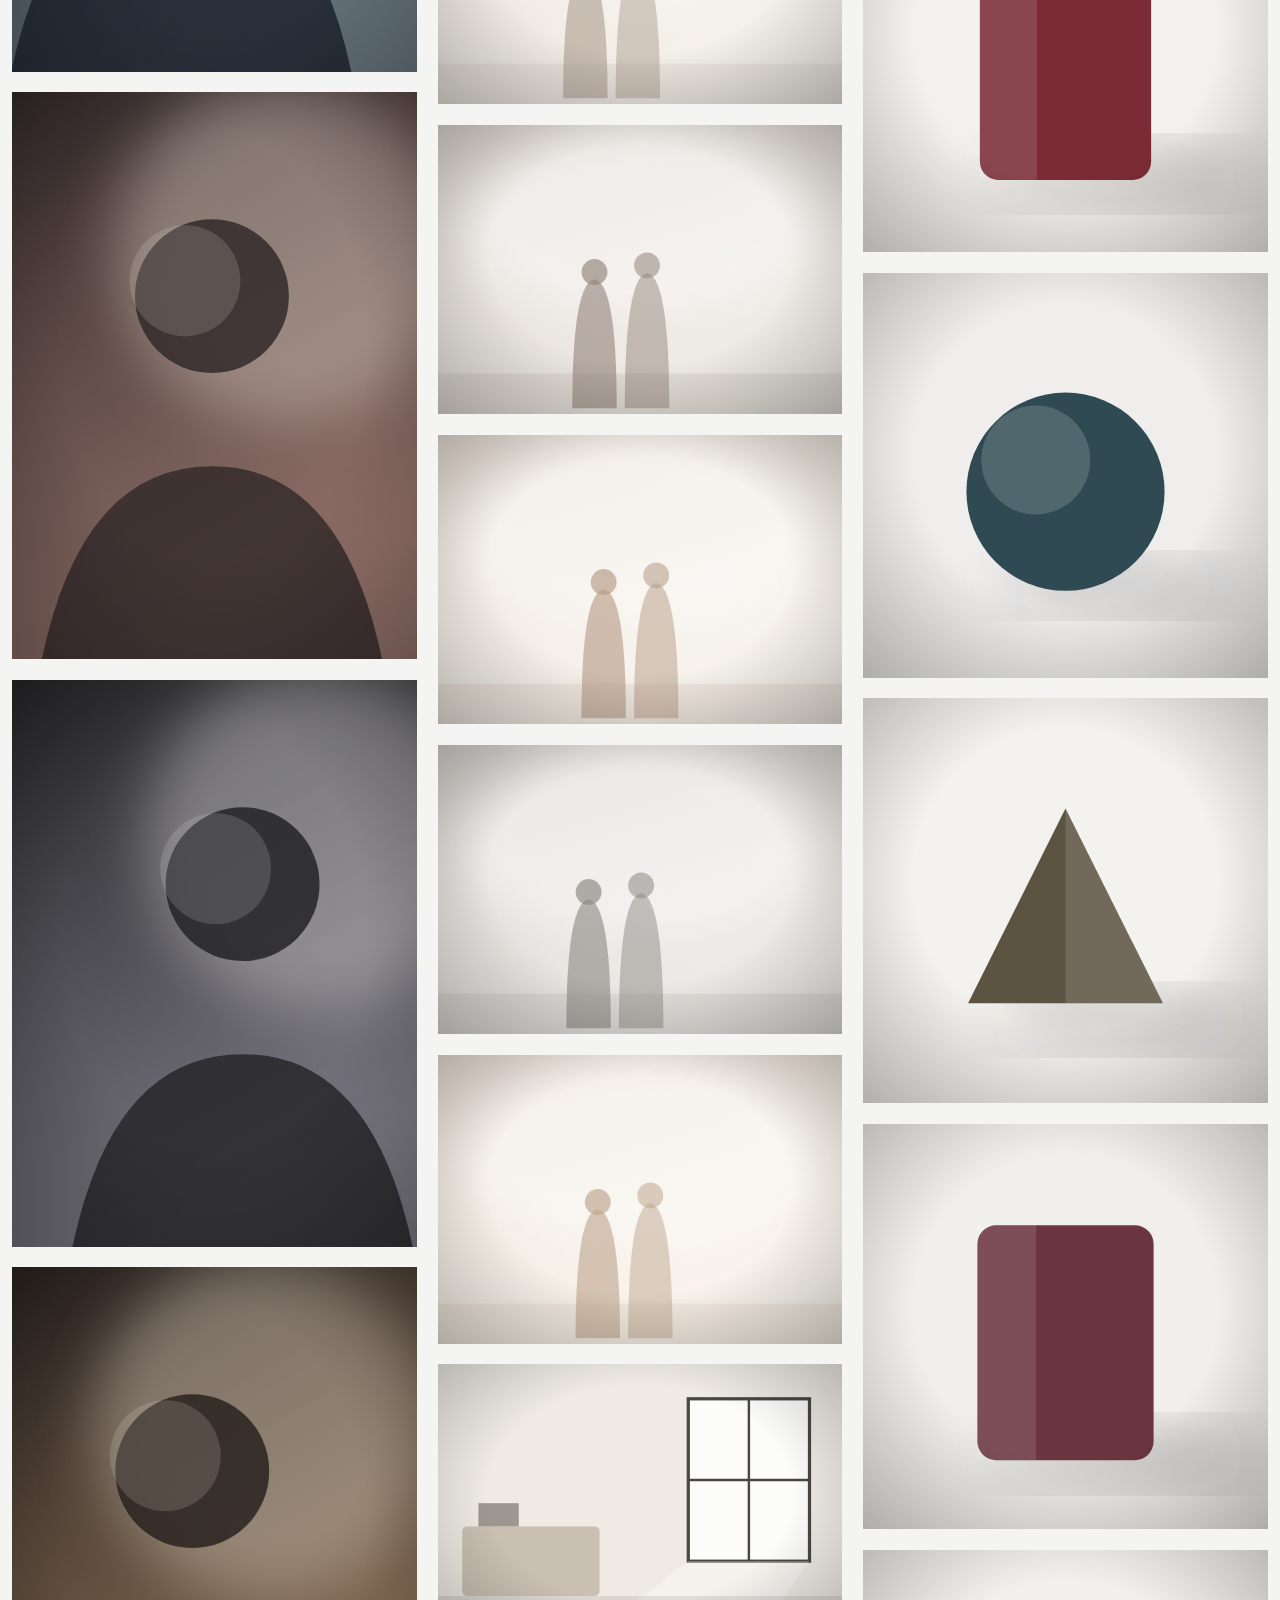
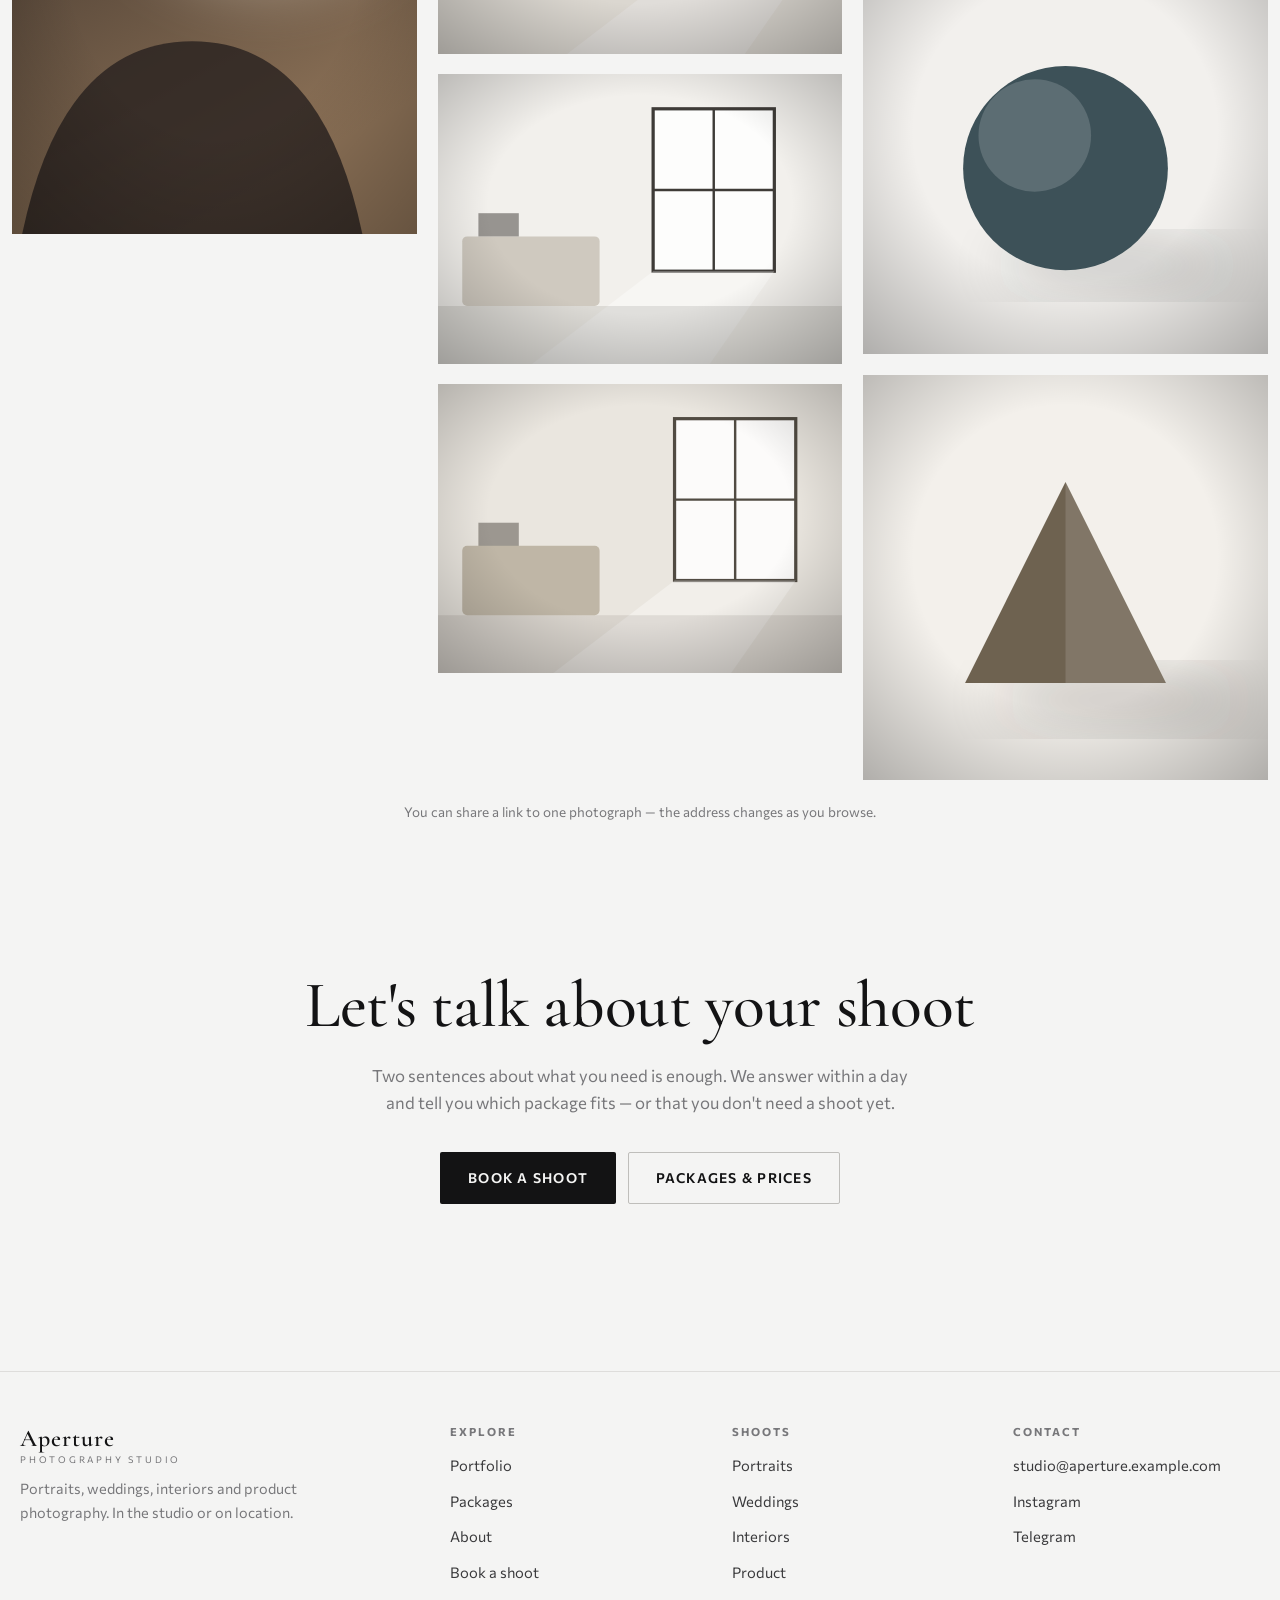
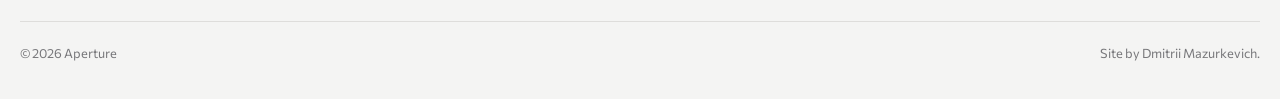
<file: portfolio.html>
<!DOCTYPE html>
<html lang="en">
<head>
<meta charset="utf-8">
<meta name="viewport" content="width=device-width, initial-scale=1">
<title data-i18n="pf.metaTitle">Portfolio — Aperture</title>
<meta name="description" data-i18n-attr="content:pf.metaDesc" content="Photography portfolio: portraits, weddings, interiors and product work, with a full-screen viewer and keyboard navigation.">
<meta name="theme-color" content="#F4F4F3" media="(prefers-color-scheme: light)">
<meta name="theme-color" content="#131314" media="(prefers-color-scheme: dark)">
<meta property="og:type" content="website">
<meta property="og:title" content="Portfolio — Aperture">
<meta property="og:description" content="Photography portfolio: portraits, weddings, interiors and product work, with a full-screen viewer and keyboard navigation.">
<link rel="canonical" href="https://dmitrii-mazurkevich.github.io/photo-studio-website/portfolio.html">
<link rel="alternate" hreflang="en" href="https://dmitrii-mazurkevich.github.io/photo-studio-website/portfolio.html?lang=en">
<link rel="alternate" hreflang="ru" href="https://dmitrii-mazurkevich.github.io/photo-studio-website/portfolio.html?lang=ru">
<link rel="icon" href="data:image/svg+xml,%3Csvg xmlns='http://www.w3.org/2000/svg' viewBox='0 0 100 100'%3E%3Crect width='100' height='100' fill='%23131314'/%3E%3Ccircle cx='50' cy='50' r='27' fill='none' stroke='%23F4F4F3' stroke-width='6'/%3E%3Ccircle cx='50' cy='50' r='9' fill='%237A2B36'/%3E%3C/svg%3E">
<link rel="preconnect" href="https://fonts.googleapis.com">
<link rel="preconnect" href="https://fonts.gstatic.com" crossorigin>
<link rel="stylesheet" href="https://fonts.googleapis.com/css2?family=Cormorant+Garamond:ital,wght@0,400;0,500;0,600;1,400&family=Commissioner:wght@300;400;600;700&display=swap">
<link rel="stylesheet" href="assets/css/main.css">
<script>
(function () {
  var d = document.documentElement, langs = ['en', 'ru'], lang = null;
  var p = location.search.match(/[?&]lang=([a-z]{2})/i);
  if (p && langs.indexOf(p[1].toLowerCase()) > -1) lang = p[1].toLowerCase();
  if (!lang) { try { var s = localStorage.getItem('ap-lang'); if (langs.indexOf(s) > -1) lang = s; } catch (e) {} }
  if (!lang) { lang = 'en'; }
  d.setAttribute('data-lang', lang);
  if (lang !== 'en') { d.className += ' i18n-pending'; setTimeout(function () { d.classList.remove('i18n-pending'); }, 1200); }
  try { var t = localStorage.getItem('ap-theme'); if (t) d.setAttribute('data-theme', t); } catch (e) {}
})();
</script>
</head>

<body>
<a class="skip-link" href="#main" data-i18n="nav.skip">Skip to content</a>

<header class="site-header">
  <div class="container">
    <nav class="nav" aria-label="Main">
      <a class="logo" href="index.html">
        <span class="logo__name">Aperture</span>
        <span class="logo__sub" data-i18n="logo.sub">Photography studio</span>
      </a>

      <ul class="nav__list">
        <li><a href="index.html" data-i18n="nav.home">Home</a></li>
        <li><a href="portfolio.html" aria-current="page" data-i18n="nav.portfolio">Portfolio</a></li>
        <li><a href="pricing.html" data-i18n="nav.pricing">Packages</a></li>
        <li><a href="index.html#about" data-i18n="nav.about">About</a></li>
      </ul>

      <div class="nav__actions">
        <div class="lang" role="group" aria-label="Language">
          <button type="button" data-lang="en" aria-pressed="true">EN</button>
          <button type="button" data-lang="ru" aria-pressed="false">RU</button>
        </div>
        <button class="icon-btn theme-toggle" type="button" data-i18n-attr="aria-label:nav.theme" aria-label="Switch colour theme">
          <svg class="icon-moon" viewBox="0 0 24 24" fill="none" stroke="currentColor" stroke-width="1.7" stroke-linecap="round" stroke-linejoin="round" aria-hidden="true"><path d="M21 12.8A9 9 0 1 1 11.2 3a7 7 0 0 0 9.8 9.8z"/></svg>
          <svg class="icon-sun" viewBox="0 0 24 24" fill="none" stroke="currentColor" stroke-width="1.7" stroke-linecap="round" stroke-linejoin="round" aria-hidden="true"><circle cx="12" cy="12" r="4"/><path d="M12 2v2M12 20v2M4.9 4.9l1.4 1.4M17.7 17.7l1.4 1.4M2 12h2M20 12h2M4.9 19.1l1.4-1.4M17.7 6.3l1.4-1.4"/></svg>
        </button>
        <button class="icon-btn nav-toggle" type="button" aria-expanded="false" aria-controls="mobile-menu" data-i18n-attr="aria-label:nav.menu" aria-label="Open menu">
          <svg viewBox="0 0 24 24" fill="none" stroke="currentColor" stroke-width="1.7" stroke-linecap="round" aria-hidden="true"><path d="M4 7h16M4 12h16M4 17h16"/></svg>
        </button>
        <a class="btn btn--sm nav__cta" href="pricing.html#enquiry" data-i18n="nav.book">Book a shoot</a>
      </div>
    </nav>
  </div>
</header>

<div class="mobile-menu" id="mobile-menu">
  <a href="index.html" data-i18n="nav.home">Home</a>
  <a href="portfolio.html" data-i18n="nav.portfolio">Portfolio</a>
  <a href="pricing.html" data-i18n="nav.pricing">Packages</a>
  <a href="index.html#about" data-i18n="nav.about">About</a>
  <a class="btn" href="pricing.html#enquiry" data-i18n="nav.book">Book a shoot</a>
</div>

<main id="main">

  <section class="page-head">
    <div class="container">
      <h1 class="page-head__title" data-i18n="pf.title">Portfolio</h1>
      <p class="page-head__lede" data-i18n="pf.lede">
        Twenty-four frames from different shoots. Click any of them to open it full screen;
        arrow keys and swipe both work.
      </p>
    </div>
  </section>

  <section class="section--tight">
    <div class="container">
      <div class="filters" role="group" aria-label="Filter by category">
        <button type="button" data-filter="all" aria-pressed="true" data-i18n="pf.all">All</button>
        <button type="button" data-filter="portraits" aria-pressed="false" data-i18n="pf.portraits">Portraits</button>
        <button type="button" data-filter="weddings" aria-pressed="false" data-i18n="pf.weddings">Weddings</button>
        <button type="button" data-filter="interiors" aria-pressed="false" data-i18n="pf.interiors">Interiors</button>
        <button type="button" data-filter="product" aria-pressed="false" data-i18n="pf.product">Product</button>
      </div>
    </div>
  </section>

  <section class="section--tight">
    <div class="container--wide">
      <div class="gallery">
        <button class="shot" type="button"
          data-id="portrait-01" data-category="portraits"
          data-full="assets/img/gallery/portrait-01.svg" data-w="1000" data-h="1400"
          data-title="Studio portrait" data-meta="85mm · f/1.4 · studio strobe"
          data-i18n-attr="data-title:cap.portrait-01t|data-meta:cap.portrait-01m">
          <img src="assets/img/gallery/portrait-01.svg" width="1000" height="1400"
               fetchpriority="high" decoding="async"
               alt="Studio portrait" data-i18n-attr="alt:cap.portrait-01t">
          <span class="shot__cap"><b data-i18n="cap.portrait-01t">Studio portrait</b></span>
        </button>
        <button class="shot" type="button"
          data-id="portrait-02" data-category="portraits"
          data-full="assets/img/gallery/portrait-02.svg" data-w="1000" data-h="1400"
          data-title="Available light" data-meta="50mm · f/2 · window only"
          data-i18n-attr="data-title:cap.portrait-02t|data-meta:cap.portrait-02m">
          <img src="assets/img/gallery/portrait-02.svg" width="1000" height="1400"
               fetchpriority="high" decoding="async"
               alt="Available light" data-i18n-attr="alt:cap.portrait-02t">
          <span class="shot__cap"><b data-i18n="cap.portrait-02t">Available light</b></span>
        </button>
        <button class="shot" type="button"
          data-id="portrait-03" data-category="portraits"
          data-full="assets/img/gallery/portrait-03.svg" data-w="1000" data-h="1400"
          data-title="Editorial headshot" data-meta="85mm · f/2.8 · two lights"
          data-i18n-attr="data-title:cap.portrait-03t|data-meta:cap.portrait-03m">
          <img src="assets/img/gallery/portrait-03.svg" width="1000" height="1400"
               loading="lazy" decoding="async"
               alt="Editorial headshot" data-i18n-attr="alt:cap.portrait-03t">
          <span class="shot__cap"><b data-i18n="cap.portrait-03t">Editorial headshot</b></span>
        </button>
        <button class="shot" type="button"
          data-id="portrait-04" data-category="portraits"
          data-full="assets/img/gallery/portrait-04.svg" data-w="1000" data-h="1400"
          data-title="Window light" data-meta="35mm · f/1.8 · no flash"
          data-i18n-attr="data-title:cap.portrait-04t|data-meta:cap.portrait-04m">
          <img src="assets/img/gallery/portrait-04.svg" width="1000" height="1400"
               loading="lazy" decoding="async"
               alt="Window light" data-i18n-attr="alt:cap.portrait-04t">
          <span class="shot__cap"><b data-i18n="cap.portrait-04t">Window light</b></span>
        </button>
        <button class="shot" type="button"
          data-id="portrait-05" data-category="portraits"
          data-full="assets/img/gallery/portrait-05.svg" data-w="1000" data-h="1400"
          data-title="Character study" data-meta="105mm · f/2.5 · single source"
          data-i18n-attr="data-title:cap.portrait-05t|data-meta:cap.portrait-05m">
          <img src="assets/img/gallery/portrait-05.svg" width="1000" height="1400"
               loading="lazy" decoding="async"
               alt="Character study" data-i18n-attr="alt:cap.portrait-05t">
          <span class="shot__cap"><b data-i18n="cap.portrait-05t">Character study</b></span>
        </button>
        <button class="shot" type="button"
          data-id="portrait-06" data-category="portraits"
          data-full="assets/img/gallery/portrait-06.svg" data-w="1000" data-h="1400"
          data-title="Business portrait" data-meta="85mm · f/4 · for a company site"
          data-i18n-attr="data-title:cap.portrait-06t|data-meta:cap.portrait-06m">
          <img src="assets/img/gallery/portrait-06.svg" width="1000" height="1400"
               loading="lazy" decoding="async"
               alt="Business portrait" data-i18n-attr="alt:cap.portrait-06t">
          <span class="shot__cap"><b data-i18n="cap.portrait-06t">Business portrait</b></span>
        </button>
        <button class="shot" type="button"
          data-id="wedding-01" data-category="weddings"
          data-full="assets/img/gallery/wedding-01.svg" data-w="1400" data-h="1000"
          data-title="First look" data-meta="35mm · f/1.8 · morning"
          data-i18n-attr="data-title:cap.wedding-01t|data-meta:cap.wedding-01m">
          <img src="assets/img/gallery/wedding-01.svg" width="1400" height="1000"
               loading="lazy" decoding="async"
               alt="First look" data-i18n-attr="alt:cap.wedding-01t">
          <span class="shot__cap"><b data-i18n="cap.wedding-01t">First look</b></span>
        </button>
        <button class="shot" type="button"
          data-id="wedding-02" data-category="weddings"
          data-full="assets/img/gallery/wedding-02.svg" data-w="1400" data-h="1000"
          data-title="Ceremony" data-meta="70–200mm · available light"
          data-i18n-attr="data-title:cap.wedding-02t|data-meta:cap.wedding-02m">
          <img src="assets/img/gallery/wedding-02.svg" width="1400" height="1000"
               loading="lazy" decoding="async"
               alt="Ceremony" data-i18n-attr="alt:cap.wedding-02t">
          <span class="shot__cap"><b data-i18n="cap.wedding-02t">Ceremony</b></span>
        </button>
        <button class="shot" type="button"
          data-id="wedding-03" data-category="weddings"
          data-full="assets/img/gallery/wedding-03.svg" data-w="1400" data-h="1000"
          data-title="Golden hour" data-meta="85mm · f/1.6 · sunset"
          data-i18n-attr="data-title:cap.wedding-03t|data-meta:cap.wedding-03m">
          <img src="assets/img/gallery/wedding-03.svg" width="1400" height="1000"
               loading="lazy" decoding="async"
               alt="Golden hour" data-i18n-attr="alt:cap.wedding-03t">
          <span class="shot__cap"><b data-i18n="cap.wedding-03t">Golden hour</b></span>
        </button>
        <button class="shot" type="button"
          data-id="wedding-04" data-category="weddings"
          data-full="assets/img/gallery/wedding-04.svg" data-w="1400" data-h="1000"
          data-title="The details" data-meta="100mm macro · f/4"
          data-i18n-attr="data-title:cap.wedding-04t|data-meta:cap.wedding-04m">
          <img src="assets/img/gallery/wedding-04.svg" width="1400" height="1000"
               loading="lazy" decoding="async"
               alt="The details" data-i18n-attr="alt:cap.wedding-04t">
          <span class="shot__cap"><b data-i18n="cap.wedding-04t">The details</b></span>
        </button>
        <button class="shot" type="button"
          data-id="wedding-05" data-category="weddings"
          data-full="assets/img/gallery/wedding-05.svg" data-w="1400" data-h="1000"
          data-title="Reception" data-meta="24mm · f/2.8 · on-camera light"
          data-i18n-attr="data-title:cap.wedding-05t|data-meta:cap.wedding-05m">
          <img src="assets/img/gallery/wedding-05.svg" width="1400" height="1000"
               loading="lazy" decoding="async"
               alt="Reception" data-i18n-attr="alt:cap.wedding-05t">
          <span class="shot__cap"><b data-i18n="cap.wedding-05t">Reception</b></span>
        </button>
        <button class="shot" type="button"
          data-id="wedding-06" data-category="weddings"
          data-full="assets/img/gallery/wedding-06.svg" data-w="1400" data-h="1000"
          data-title="Quiet moment" data-meta="50mm · f/1.4 · available light"
          data-i18n-attr="data-title:cap.wedding-06t|data-meta:cap.wedding-06m">
          <img src="assets/img/gallery/wedding-06.svg" width="1400" height="1000"
               loading="lazy" decoding="async"
               alt="Quiet moment" data-i18n-attr="alt:cap.wedding-06t">
          <span class="shot__cap"><b data-i18n="cap.wedding-06t">Quiet moment</b></span>
        </button>
        <button class="shot" type="button"
          data-id="interior-01" data-category="interiors"
          data-full="assets/img/gallery/interior-01.svg" data-w="1400" data-h="1000"
          data-title="Morning room" data-meta="17mm · tripod · exposure blend"
          data-i18n-attr="data-title:cap.interior-01t|data-meta:cap.interior-01m">
          <img src="assets/img/gallery/interior-01.svg" width="1400" height="1000"
               loading="lazy" decoding="async"
               alt="Morning room" data-i18n-attr="alt:cap.interior-01t">
          <span class="shot__cap"><b data-i18n="cap.interior-01t">Morning room</b></span>
        </button>
        <button class="shot" type="button"
          data-id="interior-02" data-category="interiors"
          data-full="assets/img/gallery/interior-02.svg" data-w="1400" data-h="1000"
          data-title="Restaurant floor" data-meta="24mm · f/8 · mixed light"
          data-i18n-attr="data-title:cap.interior-02t|data-meta:cap.interior-02m">
          <img src="assets/img/gallery/interior-02.svg" width="1400" height="1000"
               loading="lazy" decoding="async"
               alt="Restaurant floor" data-i18n-attr="alt:cap.interior-02t">
          <span class="shot__cap"><b data-i18n="cap.interior-02t">Restaurant floor</b></span>
        </button>
        <button class="shot" type="button"
          data-id="interior-03" data-category="interiors"
          data-full="assets/img/gallery/interior-03.svg" data-w="1400" data-h="1000"
          data-title="Hotel suite" data-meta="20mm · f/9 · tripod"
          data-i18n-attr="data-title:cap.interior-03t|data-meta:cap.interior-03m">
          <img src="assets/img/gallery/interior-03.svg" width="1400" height="1000"
               loading="lazy" decoding="async"
               alt="Hotel suite" data-i18n-attr="alt:cap.interior-03t">
          <span class="shot__cap"><b data-i18n="cap.interior-03t">Hotel suite</b></span>
        </button>
        <button class="shot" type="button"
          data-id="interior-04" data-category="interiors"
          data-full="assets/img/gallery/interior-04.svg" data-w="1400" data-h="1000"
          data-title="Studio space" data-meta="17mm · f/8"
          data-i18n-attr="data-title:cap.interior-04t|data-meta:cap.interior-04m">
          <img src="assets/img/gallery/interior-04.svg" width="1400" height="1000"
               loading="lazy" decoding="async"
               alt="Studio space" data-i18n-attr="alt:cap.interior-04t">
          <span class="shot__cap"><b data-i18n="cap.interior-04t">Studio space</b></span>
        </button>
        <button class="shot" type="button"
          data-id="interior-05" data-category="interiors"
          data-full="assets/img/gallery/interior-05.svg" data-w="1400" data-h="1000"
          data-title="Retail interior" data-meta="24mm · f/7.1 · evening"
          data-i18n-attr="data-title:cap.interior-05t|data-meta:cap.interior-05m">
          <img src="assets/img/gallery/interior-05.svg" width="1400" height="1000"
               loading="lazy" decoding="async"
               alt="Retail interior" data-i18n-attr="alt:cap.interior-05t">
          <span class="shot__cap"><b data-i18n="cap.interior-05t">Retail interior</b></span>
        </button>
        <button class="shot" type="button"
          data-id="interior-06" data-category="interiors"
          data-full="assets/img/gallery/interior-06.svg" data-w="1400" data-h="1000"
          data-title="Reading corner" data-meta="35mm · f/4 · daylight"
          data-i18n-attr="data-title:cap.interior-06t|data-meta:cap.interior-06m">
          <img src="assets/img/gallery/interior-06.svg" width="1400" height="1000"
               loading="lazy" decoding="async"
               alt="Reading corner" data-i18n-attr="alt:cap.interior-06t">
          <span class="shot__cap"><b data-i18n="cap.interior-06t">Reading corner</b></span>
        </button>
        <button class="shot" type="button"
          data-id="product-01" data-category="product"
          data-full="assets/img/gallery/product-01.svg" data-w="1200" data-h="1200"
          data-title="Ceramics" data-meta="100mm macro · softbox"
          data-i18n-attr="data-title:cap.product-01t|data-meta:cap.product-01m">
          <img src="assets/img/gallery/product-01.svg" width="1200" height="1200"
               loading="lazy" decoding="async"
               alt="Ceramics" data-i18n-attr="alt:cap.product-01t">
          <span class="shot__cap"><b data-i18n="cap.product-01t">Ceramics</b></span>
        </button>
        <button class="shot" type="button"
          data-id="product-02" data-category="product"
          data-full="assets/img/gallery/product-02.svg" data-w="1200" data-h="1200"
          data-title="Glassware" data-meta="100mm · backlit"
          data-i18n-attr="data-title:cap.product-02t|data-meta:cap.product-02m">
          <img src="assets/img/gallery/product-02.svg" width="1200" height="1200"
               loading="lazy" decoding="async"
               alt="Glassware" data-i18n-attr="alt:cap.product-02t">
          <span class="shot__cap"><b data-i18n="cap.product-02t">Glassware</b></span>
        </button>
        <button class="shot" type="button"
          data-id="product-03" data-category="product"
          data-full="assets/img/gallery/product-03.svg" data-w="1200" data-h="1200"
          data-title="Packaging" data-meta="90mm · f/11 · focus stack"
          data-i18n-attr="data-title:cap.product-03t|data-meta:cap.product-03m">
          <img src="assets/img/gallery/product-03.svg" width="1200" height="1200"
               loading="lazy" decoding="async"
               alt="Packaging" data-i18n-attr="alt:cap.product-03t">
          <span class="shot__cap"><b data-i18n="cap.product-03t">Packaging</b></span>
        </button>
        <button class="shot" type="button"
          data-id="product-04" data-category="product"
          data-full="assets/img/gallery/product-04.svg" data-w="1200" data-h="1200"
          data-title="Leather goods" data-meta="100mm · side light"
          data-i18n-attr="data-title:cap.product-04t|data-meta:cap.product-04m">
          <img src="assets/img/gallery/product-04.svg" width="1200" height="1200"
               loading="lazy" decoding="async"
               alt="Leather goods" data-i18n-attr="alt:cap.product-04t">
          <span class="shot__cap"><b data-i18n="cap.product-04t">Leather goods</b></span>
        </button>
        <button class="shot" type="button"
          data-id="product-05" data-category="product"
          data-full="assets/img/gallery/product-05.svg" data-w="1200" data-h="1200"
          data-title="Small objects" data-meta="100mm macro · f/16"
          data-i18n-attr="data-title:cap.product-05t|data-meta:cap.product-05m">
          <img src="assets/img/gallery/product-05.svg" width="1200" height="1200"
               loading="lazy" decoding="async"
               alt="Small objects" data-i18n-attr="alt:cap.product-05t">
          <span class="shot__cap"><b data-i18n="cap.product-05t">Small objects</b></span>
        </button>
        <button class="shot" type="button"
          data-id="product-06" data-category="product"
          data-full="assets/img/gallery/product-06.svg" data-w="1200" data-h="1200"
          data-title="Editorial still life" data-meta="85mm · f/5.6 · hard light"
          data-i18n-attr="data-title:cap.product-06t|data-meta:cap.product-06m">
          <img src="assets/img/gallery/product-06.svg" width="1200" height="1200"
               loading="lazy" decoding="async"
               alt="Editorial still life" data-i18n-attr="alt:cap.product-06t">
          <span class="shot__cap"><b data-i18n="cap.product-06t">Editorial still life</b></span>
        </button>
      </div>
      <p class="gallery-note" data-gallery-empty hidden></p>
      <p class="gallery-note" data-i18n="pf.note">
        You can share a link to one photograph — the address changes as you browse.
      </p>
    </div>
  </section>

  <section class="section">
    <div class="container container--narrow cta-band reveal">
      <h2 data-i18n="home.ctaTitle">Let's talk about your shoot</h2>
      <p data-i18n="home.ctaLede">
        Two sentences about what you need is enough. We answer within a day and tell you which
        package fits — or that you don't need a shoot yet.
      </p>
      <div class="center-actions">
        <a class="btn" href="pricing.html#enquiry" data-i18n="nav.book">Book a shoot</a>
        <a class="btn btn--outline" href="pricing.html" data-i18n="home.cta2">Packages &amp; prices</a>
      </div>
    </div>
  </section>

</main>

<div class="lightbox" id="lightbox" role="dialog" aria-modal="true" aria-label="Photo viewer">
  <div class="lightbox__bar">
    <span data-lb-count>1 of 24</span>
    <button class="lb-btn" type="button" data-lb-close data-i18n-attr="aria-label:lb.close" aria-label="Close">
      <svg viewBox="0 0 24 24" fill="none" stroke="currentColor" stroke-width="1.8" stroke-linecap="round" aria-hidden="true"><path d="M6 6l12 12M18 6L6 18"/></svg>
    </button>
  </div>
  <figure class="lightbox__figure">
    <img data-lb-img alt="" width="1400" height="1000">
  </figure>
  <figcaption class="lightbox__caption">
    <b data-lb-title></b>
    <span data-lb-meta></span>
  </figcaption>
  <button class="lb-btn lightbox__nav lightbox__nav--prev" type="button" data-lb-prev data-i18n-attr="aria-label:lb.prev" aria-label="Previous photo">
    <svg viewBox="0 0 24 24" fill="none" stroke="currentColor" stroke-width="1.8" stroke-linecap="round" stroke-linejoin="round" aria-hidden="true"><path d="M15 5l-7 7 7 7"/></svg>
  </button>
  <button class="lb-btn lightbox__nav lightbox__nav--next" type="button" data-lb-next data-i18n-attr="aria-label:lb.next" aria-label="Next photo">
    <svg viewBox="0 0 24 24" fill="none" stroke="currentColor" stroke-width="1.8" stroke-linecap="round" stroke-linejoin="round" aria-hidden="true"><path d="M9 5l7 7-7 7"/></svg>
  </button>
</div>

<footer class="site-footer">
  <div class="container">
    <div class="footer__grid">
      <div>
        <a class="logo" href="index.html">
          <span class="logo__name">Aperture</span>
          <span class="logo__sub" data-i18n="logo.sub">Photography studio</span>
        </a>
        <p class="footer__about" data-i18n="foot.about">
          Portraits, weddings, interiors and product photography. In the studio or on location.
        </p>
      </div>
      <div>
        <h4 data-i18n="foot.explore">Explore</h4>
        <ul>
          <li><a href="portfolio.html" data-i18n="nav.portfolio">Portfolio</a></li>
          <li><a href="pricing.html" data-i18n="nav.pricing">Packages</a></li>
          <li><a href="index.html#about" data-i18n="nav.about">About</a></li>
          <li><a href="pricing.html#enquiry" data-i18n="nav.book">Book a shoot</a></li>
        </ul>
      </div>
      <div>
        <h4 data-i18n="foot.services">Shoots</h4>
        <ul>
          <li><a href="portfolio.html#portraits" data-i18n="pf.portraits">Portraits</a></li>
          <li><a href="portfolio.html#weddings" data-i18n="pf.weddings">Weddings</a></li>
          <li><a href="portfolio.html#interiors" data-i18n="pf.interiors">Interiors</a></li>
          <li><a href="portfolio.html#product" data-i18n="pf.product">Product</a></li>
        </ul>
      </div>
      <div>
        <h4 data-i18n="foot.contact">Contact</h4>
        <ul>
          <li><a href="mailto:studio@aperture.example.com">studio@aperture.example.com</a></li>
          <li><a href="#" rel="noopener">Instagram</a></li>
          <li><a href="#" rel="noopener">Telegram</a></li>
        </ul>
      </div>
    </div>
    <div class="footer__bottom">
      <span>© <span data-year>2026</span> Aperture</span>
      <span data-i18n="foot.demoNote">Site by Dmitrii Mazurkevich.</span>
    </div>
  </div>
</footer>

<script src="assets/js/i18n.js" defer></script>
<script src="assets/js/main.js" defer></script>
</body>
</html>
</file>
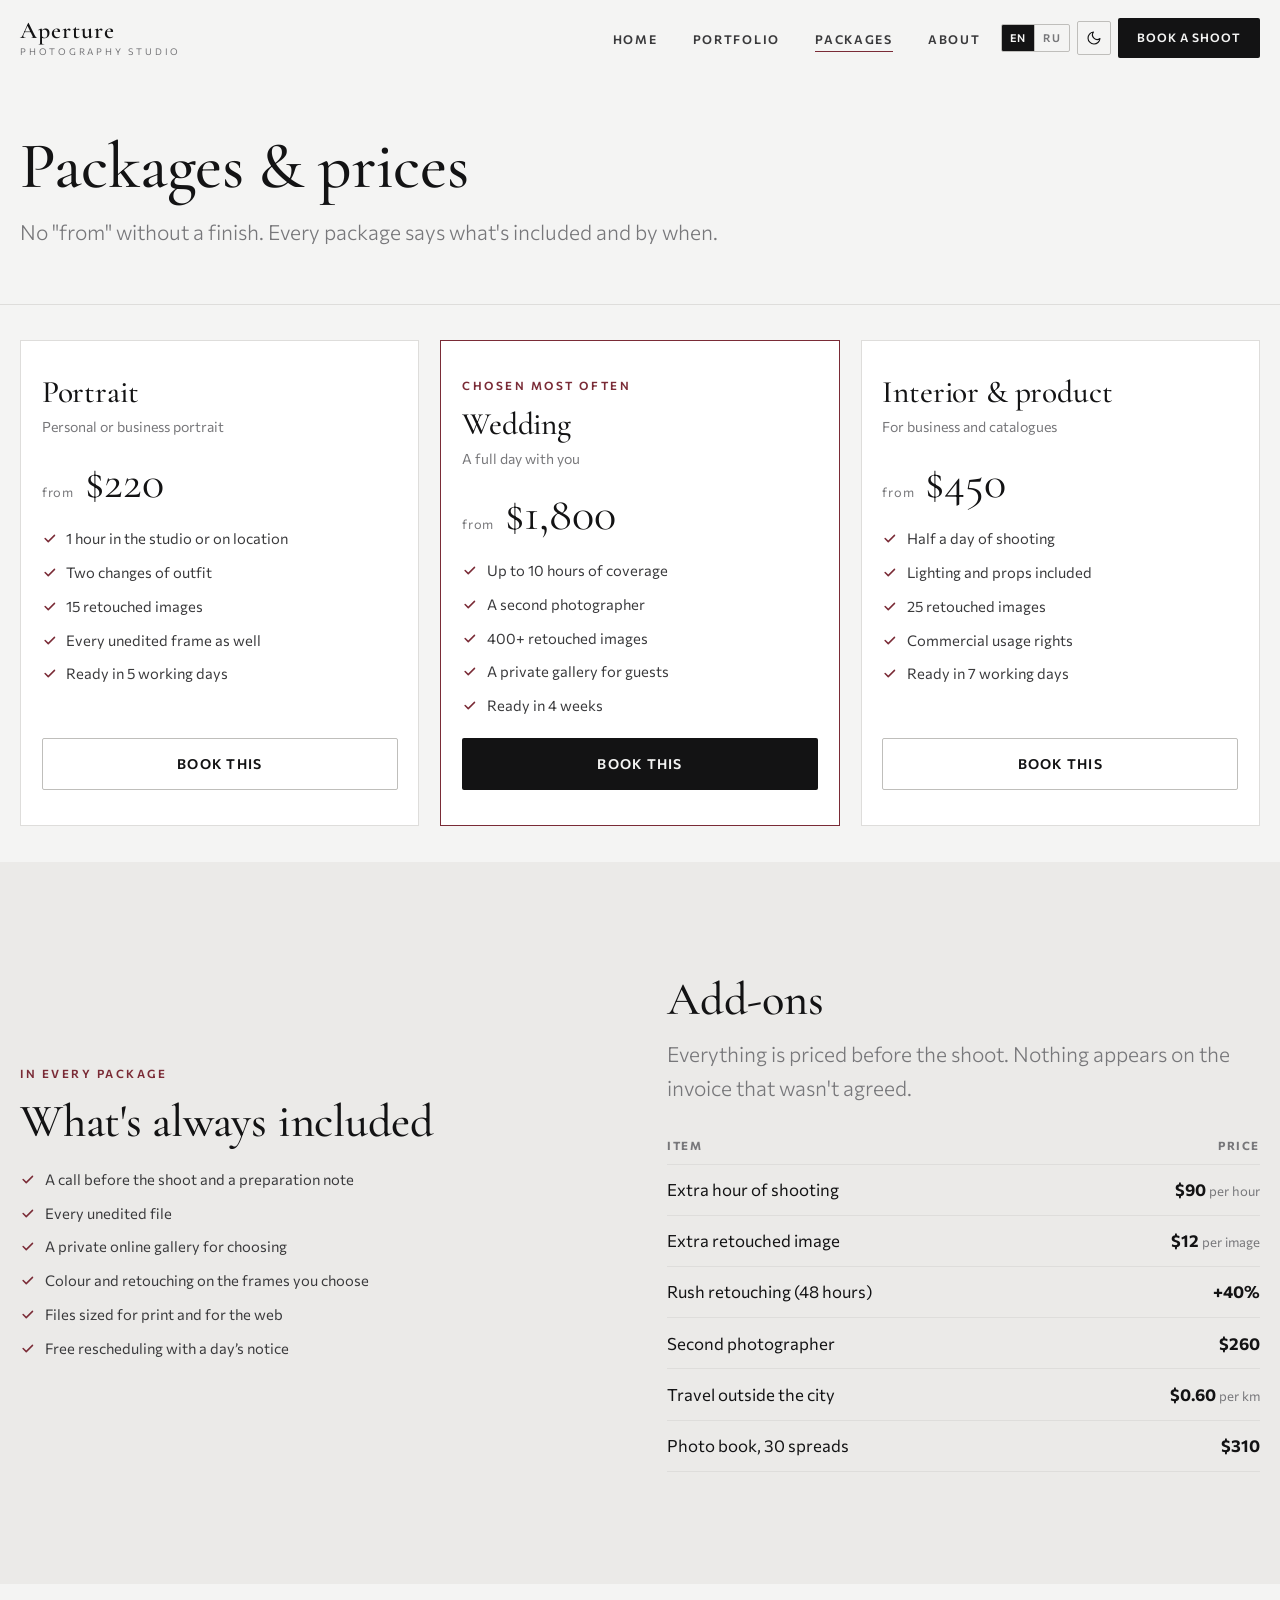
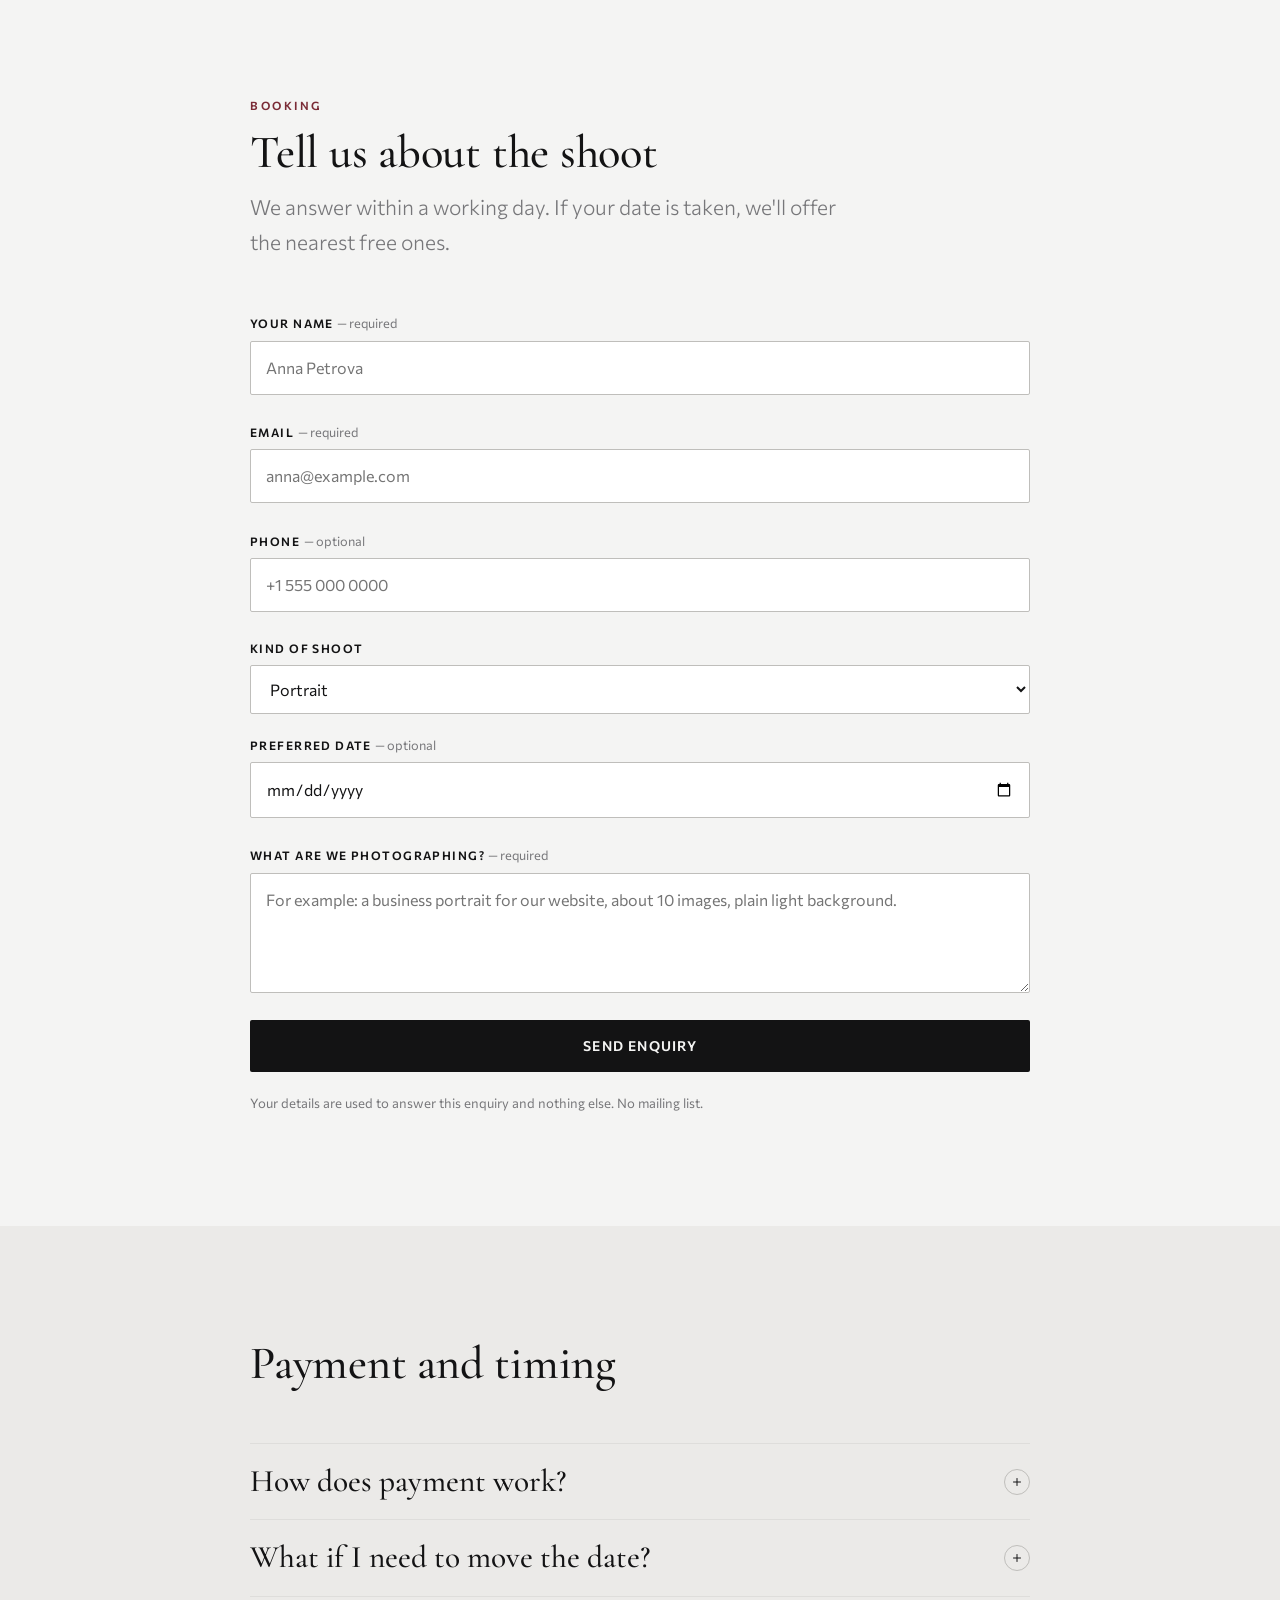
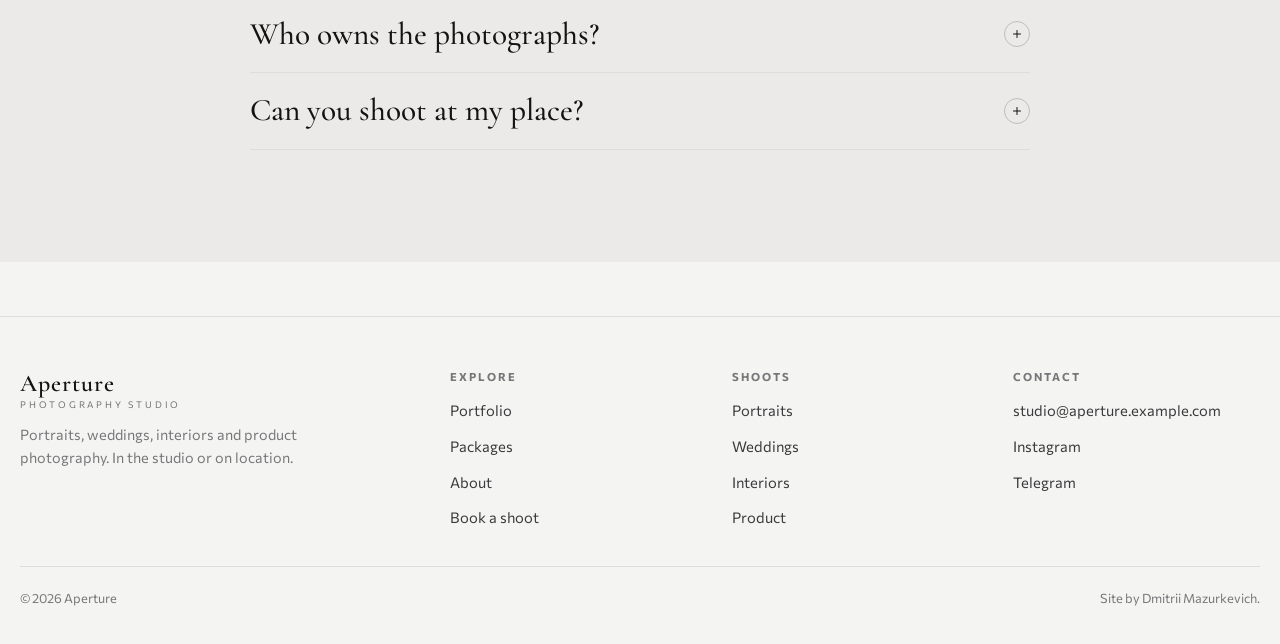
<file: pricing.html>
<!DOCTYPE html>
<html lang="en">
<head>
<meta charset="utf-8">
<meta name="viewport" content="width=device-width, initial-scale=1">
<title data-i18n="pr.metaTitle">Packages & prices — Aperture</title>
<meta name="description" data-i18n-attr="content:pr.metaDesc" content="Photography packages with clear terms: how many hours, how many retouched images and when you get them. Plus a list of add-ons.">
<meta name="theme-color" content="#F4F4F3" media="(prefers-color-scheme: light)">
<meta name="theme-color" content="#131314" media="(prefers-color-scheme: dark)">
<meta property="og:type" content="website">
<meta property="og:title" content="Packages & prices — Aperture">
<meta property="og:description" content="Photography packages with clear terms: how many hours, how many retouched images and when you get them. Plus a list of add-ons.">
<link rel="canonical" href="https://dmitrii-mazurkevich.github.io/photo-studio-website/pricing.html">
<link rel="alternate" hreflang="en" href="https://dmitrii-mazurkevich.github.io/photo-studio-website/pricing.html?lang=en">
<link rel="alternate" hreflang="ru" href="https://dmitrii-mazurkevich.github.io/photo-studio-website/pricing.html?lang=ru">
<link rel="icon" href="data:image/svg+xml,%3Csvg xmlns='http://www.w3.org/2000/svg' viewBox='0 0 100 100'%3E%3Crect width='100' height='100' fill='%23131314'/%3E%3Ccircle cx='50' cy='50' r='27' fill='none' stroke='%23F4F4F3' stroke-width='6'/%3E%3Ccircle cx='50' cy='50' r='9' fill='%237A2B36'/%3E%3C/svg%3E">
<link rel="preconnect" href="https://fonts.googleapis.com">
<link rel="preconnect" href="https://fonts.gstatic.com" crossorigin>
<link rel="stylesheet" href="https://fonts.googleapis.com/css2?family=Cormorant+Garamond:ital,wght@0,400;0,500;0,600;1,400&family=Commissioner:wght@300;400;600;700&display=swap">
<link rel="stylesheet" href="assets/css/main.css">
<script>
(function () {
  var d = document.documentElement, langs = ['en', 'ru'], lang = null;
  var p = location.search.match(/[?&]lang=([a-z]{2})/i);
  if (p && langs.indexOf(p[1].toLowerCase()) > -1) lang = p[1].toLowerCase();
  if (!lang) { try { var s = localStorage.getItem('ap-lang'); if (langs.indexOf(s) > -1) lang = s; } catch (e) {} }
  if (!lang) { lang = 'en'; }
  d.setAttribute('data-lang', lang);
  if (lang !== 'en') { d.className += ' i18n-pending'; setTimeout(function () { d.classList.remove('i18n-pending'); }, 1200); }
  try { var t = localStorage.getItem('ap-theme'); if (t) d.setAttribute('data-theme', t); } catch (e) {}
})();
</script>
</head>

<body>
<a class="skip-link" href="#main" data-i18n="nav.skip">Skip to content</a>

<header class="site-header">
  <div class="container">
    <nav class="nav" aria-label="Main">
      <a class="logo" href="index.html">
        <span class="logo__name">Aperture</span>
        <span class="logo__sub" data-i18n="logo.sub">Photography studio</span>
      </a>

      <ul class="nav__list">
        <li><a href="index.html" data-i18n="nav.home">Home</a></li>
        <li><a href="portfolio.html" data-i18n="nav.portfolio">Portfolio</a></li>
        <li><a href="pricing.html" aria-current="page" data-i18n="nav.pricing">Packages</a></li>
        <li><a href="index.html#about" data-i18n="nav.about">About</a></li>
      </ul>

      <div class="nav__actions">
        <div class="lang" role="group" aria-label="Language">
          <button type="button" data-lang="en" aria-pressed="true">EN</button>
          <button type="button" data-lang="ru" aria-pressed="false">RU</button>
        </div>
        <button class="icon-btn theme-toggle" type="button" data-i18n-attr="aria-label:nav.theme" aria-label="Switch colour theme">
          <svg class="icon-moon" viewBox="0 0 24 24" fill="none" stroke="currentColor" stroke-width="1.7" stroke-linecap="round" stroke-linejoin="round" aria-hidden="true"><path d="M21 12.8A9 9 0 1 1 11.2 3a7 7 0 0 0 9.8 9.8z"/></svg>
          <svg class="icon-sun" viewBox="0 0 24 24" fill="none" stroke="currentColor" stroke-width="1.7" stroke-linecap="round" stroke-linejoin="round" aria-hidden="true"><circle cx="12" cy="12" r="4"/><path d="M12 2v2M12 20v2M4.9 4.9l1.4 1.4M17.7 17.7l1.4 1.4M2 12h2M20 12h2M4.9 19.1l1.4-1.4M17.7 6.3l1.4-1.4"/></svg>
        </button>
        <button class="icon-btn nav-toggle" type="button" aria-expanded="false" aria-controls="mobile-menu" data-i18n-attr="aria-label:nav.menu" aria-label="Open menu">
          <svg viewBox="0 0 24 24" fill="none" stroke="currentColor" stroke-width="1.7" stroke-linecap="round" aria-hidden="true"><path d="M4 7h16M4 12h16M4 17h16"/></svg>
        </button>
        <a class="btn btn--sm nav__cta" href="pricing.html#enquiry" data-i18n="nav.book">Book a shoot</a>
      </div>
    </nav>
  </div>
</header>

<div class="mobile-menu" id="mobile-menu">
  <a href="index.html" data-i18n="nav.home">Home</a>
  <a href="portfolio.html" data-i18n="nav.portfolio">Portfolio</a>
  <a href="pricing.html" data-i18n="nav.pricing">Packages</a>
  <a href="index.html#about" data-i18n="nav.about">About</a>
  <a class="btn" href="pricing.html#enquiry" data-i18n="nav.book">Book a shoot</a>
</div>

<main id="main">

  <section class="page-head">
    <div class="container">
      <h1 class="page-head__title" data-i18n="pr.title">Packages &amp; prices</h1>
      <p class="page-head__lede" data-i18n="pr.lede">
        No "from" without a finish. Every package says what's included and by when.
      </p>
    </div>
  </section>

  <section class="section--tight">
    <div class="container">
      <div class="grid grid--3">

        <article class="pack reveal">
          
          <h3 class="pack__name" data-i18n="pk.1n">Portrait</h3>
          <p class="pack__for" data-i18n="pk.1f">Personal or business portrait</p>
          <p class="pack__price"><small data-i18n="pk.from">from</small> $220</p>
          <ul class="pack__list">
            <li><svg viewBox="0 0 24 24" fill="none" stroke="currentColor" stroke-width="2.4" stroke-linecap="round" stroke-linejoin="round" aria-hidden="true"><path d="m5 12 5 5L20 7"/></svg><span data-i18n="pk.1a">1 hour in the studio or on location</span></li>
            <li><svg viewBox="0 0 24 24" fill="none" stroke="currentColor" stroke-width="2.4" stroke-linecap="round" stroke-linejoin="round" aria-hidden="true"><path d="m5 12 5 5L20 7"/></svg><span data-i18n="pk.1b">Two changes of outfit</span></li>
            <li><svg viewBox="0 0 24 24" fill="none" stroke="currentColor" stroke-width="2.4" stroke-linecap="round" stroke-linejoin="round" aria-hidden="true"><path d="m5 12 5 5L20 7"/></svg><span data-i18n="pk.1c">15 retouched images</span></li>
            <li><svg viewBox="0 0 24 24" fill="none" stroke="currentColor" stroke-width="2.4" stroke-linecap="round" stroke-linejoin="round" aria-hidden="true"><path d="m5 12 5 5L20 7"/></svg><span data-i18n="pk.1d">Every unedited frame as well</span></li>
            <li><svg viewBox="0 0 24 24" fill="none" stroke="currentColor" stroke-width="2.4" stroke-linecap="round" stroke-linejoin="round" aria-hidden="true"><path d="m5 12 5 5L20 7"/></svg><span data-i18n="pk.1e">Ready in 5 working days</span></li>
          </ul>
          <a class="btn btn--outline btn--block" href="pricing.html#enquiry" data-i18n="pk.book">Book this</a>
        </article>

        <article class="pack pack--featured reveal">
          <span class="eyebrow" data-i18n="pk.popular">Chosen most often</span>
          <h3 class="pack__name" data-i18n="pk.2n">Wedding</h3>
          <p class="pack__for" data-i18n="pk.2f">A full day with you</p>
          <p class="pack__price"><small data-i18n="pk.from">from</small> $1,800</p>
          <ul class="pack__list">
            <li><svg viewBox="0 0 24 24" fill="none" stroke="currentColor" stroke-width="2.4" stroke-linecap="round" stroke-linejoin="round" aria-hidden="true"><path d="m5 12 5 5L20 7"/></svg><span data-i18n="pk.2a">Up to 10 hours of coverage</span></li>
            <li><svg viewBox="0 0 24 24" fill="none" stroke="currentColor" stroke-width="2.4" stroke-linecap="round" stroke-linejoin="round" aria-hidden="true"><path d="m5 12 5 5L20 7"/></svg><span data-i18n="pk.2b">A second photographer</span></li>
            <li><svg viewBox="0 0 24 24" fill="none" stroke="currentColor" stroke-width="2.4" stroke-linecap="round" stroke-linejoin="round" aria-hidden="true"><path d="m5 12 5 5L20 7"/></svg><span data-i18n="pk.2c">400+ retouched images</span></li>
            <li><svg viewBox="0 0 24 24" fill="none" stroke="currentColor" stroke-width="2.4" stroke-linecap="round" stroke-linejoin="round" aria-hidden="true"><path d="m5 12 5 5L20 7"/></svg><span data-i18n="pk.2d">A private gallery for guests</span></li>
            <li><svg viewBox="0 0 24 24" fill="none" stroke="currentColor" stroke-width="2.4" stroke-linecap="round" stroke-linejoin="round" aria-hidden="true"><path d="m5 12 5 5L20 7"/></svg><span data-i18n="pk.2e">Ready in 4 weeks</span></li>
          </ul>
          <a class="btn btn--block" href="pricing.html#enquiry" data-i18n="pk.book">Book this</a>
        </article>

        <article class="pack reveal">
          
          <h3 class="pack__name" data-i18n="pk.3n">Interior & product</h3>
          <p class="pack__for" data-i18n="pk.3f">For business and catalogues</p>
          <p class="pack__price"><small data-i18n="pk.from">from</small> $450</p>
          <ul class="pack__list">
            <li><svg viewBox="0 0 24 24" fill="none" stroke="currentColor" stroke-width="2.4" stroke-linecap="round" stroke-linejoin="round" aria-hidden="true"><path d="m5 12 5 5L20 7"/></svg><span data-i18n="pk.3a">Half a day of shooting</span></li>
            <li><svg viewBox="0 0 24 24" fill="none" stroke="currentColor" stroke-width="2.4" stroke-linecap="round" stroke-linejoin="round" aria-hidden="true"><path d="m5 12 5 5L20 7"/></svg><span data-i18n="pk.3b">Lighting and props included</span></li>
            <li><svg viewBox="0 0 24 24" fill="none" stroke="currentColor" stroke-width="2.4" stroke-linecap="round" stroke-linejoin="round" aria-hidden="true"><path d="m5 12 5 5L20 7"/></svg><span data-i18n="pk.3c">25 retouched images</span></li>
            <li><svg viewBox="0 0 24 24" fill="none" stroke="currentColor" stroke-width="2.4" stroke-linecap="round" stroke-linejoin="round" aria-hidden="true"><path d="m5 12 5 5L20 7"/></svg><span data-i18n="pk.3d">Commercial usage rights</span></li>
            <li><svg viewBox="0 0 24 24" fill="none" stroke="currentColor" stroke-width="2.4" stroke-linecap="round" stroke-linejoin="round" aria-hidden="true"><path d="m5 12 5 5L20 7"/></svg><span data-i18n="pk.3e">Ready in 7 working days</span></li>
          </ul>
          <a class="btn btn--outline btn--block" href="pricing.html#enquiry" data-i18n="pk.book">Book this</a>
        </article>
      </div>
    </div>
  </section>

  <section class="section section--alt">
    <div class="container">
      <div class="split">
        <div class="reveal">
          <span class="eyebrow" data-i18n="pr.incEyebrow">In every package</span>
          <h2 class="section-title" data-i18n="pr.incTitle">What's always included</h2>
          <ul class="pack__list mt-3">
            <li><svg viewBox="0 0 24 24" fill="none" stroke="currentColor" stroke-width="2.4" stroke-linecap="round" stroke-linejoin="round" aria-hidden="true"><path d="m5 12 5 5L20 7"/></svg><span data-i18n="pr.inc1">A call before the shoot and a preparation note</span></li>
            <li><svg viewBox="0 0 24 24" fill="none" stroke="currentColor" stroke-width="2.4" stroke-linecap="round" stroke-linejoin="round" aria-hidden="true"><path d="m5 12 5 5L20 7"/></svg><span data-i18n="pr.inc2">Every unedited file</span></li>
            <li><svg viewBox="0 0 24 24" fill="none" stroke="currentColor" stroke-width="2.4" stroke-linecap="round" stroke-linejoin="round" aria-hidden="true"><path d="m5 12 5 5L20 7"/></svg><span data-i18n="pr.inc3">A private online gallery for choosing</span></li>
            <li><svg viewBox="0 0 24 24" fill="none" stroke="currentColor" stroke-width="2.4" stroke-linecap="round" stroke-linejoin="round" aria-hidden="true"><path d="m5 12 5 5L20 7"/></svg><span data-i18n="pr.inc4">Colour and retouching on the frames you choose</span></li>
            <li><svg viewBox="0 0 24 24" fill="none" stroke="currentColor" stroke-width="2.4" stroke-linecap="round" stroke-linejoin="round" aria-hidden="true"><path d="m5 12 5 5L20 7"/></svg><span data-i18n="pr.inc5">Files sized for print and for the web</span></li>
            <li><svg viewBox="0 0 24 24" fill="none" stroke="currentColor" stroke-width="2.4" stroke-linecap="round" stroke-linejoin="round" aria-hidden="true"><path d="m5 12 5 5L20 7"/></svg><span data-i18n="pr.inc6">Free rescheduling with a day’s notice</span></li>
          </ul>
        </div>
        <div class="reveal">
          <h2 class="section-title" data-i18n="pr.addTitle">Add-ons</h2>
          <p class="section-lede" data-i18n="pr.addLede">
            Everything is priced before the shoot. Nothing appears on the invoice that wasn't agreed.
          </p>
          <div class="table-wrap mt-3">
            <table class="price" style="width:100%; border-collapse:collapse">
              <thead>
                <tr>
                  <th scope="col" style="text-align:left; padding:.6rem 0; border-bottom:1px solid var(--line); font-size:.72rem; letter-spacing:.14em; text-transform:uppercase; color:var(--muted)" data-i18n="pr.thItem">Item</th>
                  <th scope="col" style="text-align:right; padding:.6rem 0; border-bottom:1px solid var(--line); font-size:.72rem; letter-spacing:.14em; text-transform:uppercase; color:var(--muted)" data-i18n="pr.thPrice">Price</th>
                </tr>
              </thead>
              <tbody>
                <tr>
                  <td style="padding:.7rem 0; border-bottom:1px solid var(--line)" data-i18n="pr.ad1">Extra hour of shooting</td>
                  <td style="padding:.7rem 0; border-bottom:1px solid var(--line); text-align:right; white-space:nowrap"><b>$90</b> <span class="muted" style="font-size:.82rem" data-i18n="pr.perHour">per hour</span></td>
                </tr>
                <tr>
                  <td style="padding:.7rem 0; border-bottom:1px solid var(--line)" data-i18n="pr.ad2">Extra retouched image</td>
                  <td style="padding:.7rem 0; border-bottom:1px solid var(--line); text-align:right; white-space:nowrap"><b>$12</b> <span class="muted" style="font-size:.82rem" data-i18n="pr.perShot">per image</span></td>
                </tr>
                <tr>
                  <td style="padding:.7rem 0; border-bottom:1px solid var(--line)" data-i18n="pr.ad3">Rush retouching (48 hours)</td>
                  <td style="padding:.7rem 0; border-bottom:1px solid var(--line); text-align:right; white-space:nowrap"><b>+40%</b></td>
                </tr>
                <tr>
                  <td style="padding:.7rem 0; border-bottom:1px solid var(--line)" data-i18n="pr.ad4">Second photographer</td>
                  <td style="padding:.7rem 0; border-bottom:1px solid var(--line); text-align:right; white-space:nowrap"><b>$260</b></td>
                </tr>
                <tr>
                  <td style="padding:.7rem 0; border-bottom:1px solid var(--line)" data-i18n="pr.ad5">Travel outside the city</td>
                  <td style="padding:.7rem 0; border-bottom:1px solid var(--line); text-align:right; white-space:nowrap"><b>$0.60</b> <span class="muted" style="font-size:.82rem" data-i18n="pr.perKm">per km</span></td>
                </tr>
                <tr>
                  <td style="padding:.7rem 0; border-bottom:1px solid var(--line)" data-i18n="pr.ad6">Photo book, 30 spreads</td>
                  <td style="padding:.7rem 0; border-bottom:1px solid var(--line); text-align:right; white-space:nowrap"><b>$310</b></td>
                </tr>
              </tbody>
            </table>
          </div>
        </div>
      </div>
    </div>
  </section>

  <section class="section" id="enquiry">
    <div class="container container--narrow">
      <div class="section-head reveal">
        <span class="eyebrow" data-i18n="pr.formEyebrow">Booking</span>
        <h2 class="section-title" data-i18n="pr.formTitle">Tell us about the shoot</h2>
        <p class="section-lede" data-i18n="pr.formLede">
          We answer within a working day. If your date is taken, we'll offer the nearest free ones.
        </p>
      </div>

      <div class="form-success" role="status" aria-live="polite">
        <svg viewBox="0 0 24 24" fill="none" stroke="currentColor" stroke-width="2.2" stroke-linecap="round" stroke-linejoin="round" aria-hidden="true"><circle cx="12" cy="12" r="10"/><path d="m8 12 3 3 5-6"/></svg>
        <div>
          <strong data-i18n="pr.sentT">Enquiry sent.</strong>
          <p class="muted" style="margin:.2rem 0 0; font-size:.9rem" data-i18n="pr.sentB">
            We'll answer within a working day. If it's urgent, message us on Telegram.
          </p>
        </div>
      </div>

      <form class="form" data-validate novalidate>
        <div class="field">
          <label for="name"><span data-i18n="pr.name">Your name</span> <span class="hint" data-i18n="pr.required">— required</span></label>
          <input type="text" id="name" name="name" autocomplete="name" required data-i18n-attr="placeholder:pr.namePh" placeholder="Anna Petrova">
          <span class="error" aria-live="polite"></span>
        </div>
        <div class="field">
          <label for="email"><span data-i18n="pr.email">Email</span> <span class="hint" data-i18n="pr.required">— required</span></label>
          <input type="email" id="email" name="email" autocomplete="email" required placeholder="anna@example.com">
          <span class="error" aria-live="polite"></span>
        </div>
        <div class="field">
          <label for="phone"><span data-i18n="pr.phone">Phone</span> <span class="hint" data-i18n="pr.optional">— optional</span></label>
          <input type="tel" id="phone" name="phone" autocomplete="tel" placeholder="+1 555 000 0000">
          <span class="error" aria-live="polite"></span>
        </div>
        <div class="field">
          <label for="type" data-i18n="pr.type">Kind of shoot</label>
          <select id="type" name="type">
            <option value="portrait" data-i18n="pr.t1">Portrait</option>
            <option value="wedding" data-i18n="pr.t2">Wedding</option>
            <option value="interior" data-i18n="pr.t3">Interior</option>
            <option value="product" data-i18n="pr.t4">Product</option>
            <option value="unsure" data-i18n="pr.t5">Not sure yet</option>
          </select>
        </div>
        <div class="field">
          <label for="date"><span data-i18n="pr.date">Preferred date</span> <span class="hint" data-i18n="pr.optional">— optional</span></label>
          <input type="date" id="date" name="date">
          <span class="error" aria-live="polite"></span>
        </div>
        <div class="field">
          <label for="message"><span data-i18n="pr.message">What are we photographing?</span> <span class="hint" data-i18n="pr.required">— required</span></label>
          <textarea id="message" name="message" required data-i18n-attr="placeholder:pr.messagePh"
            placeholder="For example: a business portrait for our website, about 10 images, plain light background."></textarea>
          <span class="error" aria-live="polite"></span>
        </div>
        <button class="btn btn--block" type="submit" data-i18n="pr.send">Send enquiry</button>
        <p class="muted" style="font-size:.82rem" data-i18n="pr.privacy">
          Your details are used to answer this enquiry and nothing else. No mailing list.
        </p>
      </form>
    </div>
  </section>

  <section class="section section--alt">
    <div class="container container--narrow">
      <div class="section-head reveal">
        <h2 class="section-title" data-i18n="pr.faqTitle">Payment and timing</h2>
      </div>
      <div class="faq">
        <div class="faq__item">
          <h3><button class="faq__q" type="button" aria-expanded="false" aria-controls="prfaq-1">
            <span data-i18n="pr.q1">How does payment work?</span>
            <span class="faq__icon" aria-hidden="true"><svg viewBox="0 0 24 24" fill="none" stroke="currentColor" stroke-width="2" stroke-linecap="round"><path d="M12 5v14M5 12h14"/></svg></span>
          </button></h3>
          <div class="faq__a" id="prfaq-1"><div><p data-i18n="pr.a1">Thirty per cent on booking — that is what reserves the date. The rest after the shoot, before the retouched files are handed over. For companies we work by invoice and contract.</p></div></div>
        </div>
        <div class="faq__item">
          <h3><button class="faq__q" type="button" aria-expanded="false" aria-controls="prfaq-2">
            <span data-i18n="pr.q2">What if I need to move the date?</span>
            <span class="faq__icon" aria-hidden="true"><svg viewBox="0 0 24 24" fill="none" stroke="currentColor" stroke-width="2" stroke-linecap="round"><path d="M12 5v14M5 12h14"/></svg></span>
          </button></h3>
          <div class="faq__a" id="prfaq-2"><div><p data-i18n="pr.a2">Tell us a day ahead and we move it with no penalty; the deposit stays with you. Cancelling with less than a day's notice keeps the deposit, because the time was held and other clients were turned away.</p></div></div>
        </div>
        <div class="faq__item">
          <h3><button class="faq__q" type="button" aria-expanded="false" aria-controls="prfaq-3">
            <span data-i18n="pr.q3">Who owns the photographs?</span>
            <span class="faq__icon" aria-hidden="true"><svg viewBox="0 0 24 24" fill="none" stroke="currentColor" stroke-width="2" stroke-linecap="round"><path d="M12 5v14M5 12h14"/></svg></span>
          </button></h3>
          <div class="faq__a" id="prfaq-3"><div><p data-i18n="pr.a3">You do, for personal use, always. Commercial use is included in the interior and product package and agreed separately otherwise. We keep the right to show work in the portfolio, but only with your written consent.</p></div></div>
        </div>
        <div class="faq__item">
          <h3><button class="faq__q" type="button" aria-expanded="false" aria-controls="prfaq-4">
            <span data-i18n="pr.q4">Can you shoot at my place?</span>
            <span class="faq__icon" aria-hidden="true"><svg viewBox="0 0 24 24" fill="none" stroke="currentColor" stroke-width="2" stroke-linecap="round"><path d="M12 5v14M5 12h14"/></svg></span>
          </button></h3>
          <div class="faq__a" id="prfaq-4"><div><p data-i18n="pr.a4">Yes. We bring lighting and everything needed; we need a power socket and roughly two by three metres of clear space. For interiors we visit beforehand to see the light at the right time of day.</p></div></div>
        </div>
      </div>
    </div>
  </section>

</main>

<footer class="site-footer">
  <div class="container">
    <div class="footer__grid">
      <div>
        <a class="logo" href="index.html">
          <span class="logo__name">Aperture</span>
          <span class="logo__sub" data-i18n="logo.sub">Photography studio</span>
        </a>
        <p class="footer__about" data-i18n="foot.about">
          Portraits, weddings, interiors and product photography. In the studio or on location.
        </p>
      </div>
      <div>
        <h4 data-i18n="foot.explore">Explore</h4>
        <ul>
          <li><a href="portfolio.html" data-i18n="nav.portfolio">Portfolio</a></li>
          <li><a href="pricing.html" data-i18n="nav.pricing">Packages</a></li>
          <li><a href="index.html#about" data-i18n="nav.about">About</a></li>
          <li><a href="pricing.html#enquiry" data-i18n="nav.book">Book a shoot</a></li>
        </ul>
      </div>
      <div>
        <h4 data-i18n="foot.services">Shoots</h4>
        <ul>
          <li><a href="portfolio.html#portraits" data-i18n="pf.portraits">Portraits</a></li>
          <li><a href="portfolio.html#weddings" data-i18n="pf.weddings">Weddings</a></li>
          <li><a href="portfolio.html#interiors" data-i18n="pf.interiors">Interiors</a></li>
          <li><a href="portfolio.html#product" data-i18n="pf.product">Product</a></li>
        </ul>
      </div>
      <div>
        <h4 data-i18n="foot.contact">Contact</h4>
        <ul>
          <li><a href="mailto:studio@aperture.example.com">studio@aperture.example.com</a></li>
          <li><a href="#" rel="noopener">Instagram</a></li>
          <li><a href="#" rel="noopener">Telegram</a></li>
        </ul>
      </div>
    </div>
    <div class="footer__bottom">
      <span>© <span data-year>2026</span> Aperture</span>
      <span data-i18n="foot.demoNote">Site by Dmitrii Mazurkevich.</span>
    </div>
  </div>
</footer>

<script src="assets/js/i18n.js" defer></script>
<script src="assets/js/main.js" defer></script>
</body>
</html>
</file>
<file: assets/css/main.css>
/* ==========================================================================
   Aperture — photography studio
   Fourth design language in the portfolio: quiet, gallery-white, editorial.
   The interface gets out of the way so the pictures are the loudest thing
   on the page. No frameworks, no build step.
   ========================================================================== */

/* --------------------------------------------------------------------------
   1. Tokens
   -------------------------------------------------------------------------- */

:root {
  color-scheme: light;

  --bg:          #F4F4F3;
  --bg-alt:      #EBEAE8;
  --surface:     #FFFFFF;
  --surface-2:   #F0EFEE;
  --ink:         #131314;
  --ink-2:       #3A3A3C;
  --muted:       #77777A;
  --line:        #DEDDDB;
  --line-strong: #BFBEBB;
  --accent:      #7A2B36;
  --accent-2:    #963844;
  --accent-ink:  #FFFFFF;
  --accent-soft: #F2E7E8;
  --danger:      #9A2E24;

  --font-display: "Cormorant Garamond", Georgia, "Times New Roman", serif;
  --font-sans:    "Commissioner", -apple-system, BlinkMacSystemFont, "Segoe UI", Arial, sans-serif;

  --step--1: clamp(0.80rem, 0.77rem + 0.13vw, 0.86rem);
  --step-0:  clamp(0.97rem, 0.94rem + 0.16vw, 1.05rem);
  --step-1:  clamp(1.12rem, 1.05rem + 0.33vw, 1.30rem);
  --step-2:  clamp(1.45rem, 1.28rem + 0.85vw, 2.05rem);
  --step-3:  clamp(1.85rem, 1.50rem + 1.75vw, 3.10rem);
  --step-4:  clamp(2.30rem, 1.70rem + 3.00vw, 4.30rem);
  --step-5:  clamp(2.90rem, 1.90rem + 5.00vw, 6.20rem);

  --sp-1: 0.4rem;
  --sp-2: 0.8rem;
  --sp-3: 1.3rem;
  --sp-4: 2.2rem;
  --sp-5: 3.4rem;
  --sp-6: 5rem;
  --sp-7: 7rem;

  --r-sm: 2px;
  --r-md: 3px;
  --r-full: 999px;

  --shadow-md: 0 2px 6px rgba(19, 19, 20, .06), 0 20px 44px rgba(19, 19, 20, .10);

  --container: 1280px;
  --nav-h: 76px;
  --ease: cubic-bezier(0.22, 0.61, 0.36, 1);
}

:root[data-theme="dark"] {
  color-scheme: dark;
  --bg:          #131314;
  --bg-alt:      #191919;
  --surface:     #1C1C1D;
  --surface-2:   #222223;
  --ink:         #F2F1EF;
  --ink-2:       #C9C8C5;
  --muted:       #8D8C8A;
  --line:        #2A2A2B;
  --line-strong: #3E3E3F;
  --accent:      #D08792;
  --accent-2:    #E0A0AA;
  --accent-ink:  #1A0E11;
  --accent-soft: #2A1B1E;
  --danger:      #E09189;
  --shadow-md: 0 2px 6px rgba(0, 0, 0, .5), 0 20px 44px rgba(0, 0, 0, .5);
}

@media (prefers-color-scheme: dark) {
  :root:not([data-theme="light"]) {
    color-scheme: dark;
    --bg:          #131314;
    --bg-alt:      #191919;
    --surface:     #1C1C1D;
    --surface-2:   #222223;
    --ink:         #F2F1EF;
    --ink-2:       #C9C8C5;
    --muted:       #8D8C8A;
    --line:        #2A2A2B;
    --line-strong: #3E3E3F;
    --accent:      #D08792;
    --accent-2:    #E0A0AA;
    --accent-ink:  #1A0E11;
    --accent-soft: #2A1B1E;
    --danger:      #E09189;
    --shadow-md: 0 2px 6px rgba(0, 0, 0, .5), 0 20px 44px rgba(0, 0, 0, .5);
  }
}

/* --------------------------------------------------------------------------
   2. Base
   -------------------------------------------------------------------------- */

*, *::before, *::after { box-sizing: border-box; }

html {
  -webkit-text-size-adjust: 100%;
  scroll-behavior: smooth;
  scroll-padding-top: calc(var(--nav-h) + 1rem);
}

@media (prefers-reduced-motion: reduce) {
  html { scroll-behavior: auto; }
  *, *::before, *::after {
    animation-duration: .01ms !important;
    animation-iteration-count: 1 !important;
    transition-duration: .01ms !important;
  }
}

body {
  margin: 0;
  background: var(--bg);
  color: var(--ink);
  font-family: var(--font-sans);
  font-size: var(--step-0);
  line-height: 1.65;
  -webkit-font-smoothing: antialiased;
  overflow-x: hidden;
}

img, svg, video { max-width: 100%; height: auto; display: block; }

h1, h2, h3, h4 {
  margin: 0;
  font-family: var(--font-display);
  font-weight: 500;
  line-height: 1.08;
  letter-spacing: -0.005em;
}

p { margin: 0 0 1em; }
p:last-child { margin-bottom: 0; }
a { color: inherit; text-underline-offset: 3px; }
ul, ol { margin: 0; padding: 0; }

:focus-visible { outline: 2px solid var(--accent); outline-offset: 3px; }
::selection { background: var(--accent); color: var(--accent-ink); }

.skip-link {
  position: absolute; left: 1rem; top: -100px; z-index: 999;
  background: var(--ink); color: var(--bg);
  padding: .7rem 1.1rem; font-size: var(--step--1); font-weight: 600;
  transition: top .2s var(--ease);
}
.skip-link:focus { top: 1rem; }

.visually-hidden {
  position: absolute !important; width: 1px; height: 1px;
  padding: 0; margin: -1px; overflow: hidden;
  clip: rect(0 0 0 0); clip-path: inset(50%); white-space: nowrap;
}

/* --------------------------------------------------------------------------
   3. Layout
   -------------------------------------------------------------------------- */

.container { width: min(100% - 2.5rem, var(--container)); margin-inline: auto; }
.container--narrow { width: min(100% - 2.5rem, 780px); }
.container--wide { width: min(100% - 1.5rem, 1600px); margin-inline: auto; }

.section { padding-block: var(--sp-5); }
@media (min-width: 760px) { .section { padding-block: var(--sp-6); } }
@media (min-width: 1100px) { .section { padding-block: var(--sp-7); } }
.section--tight { padding-block: var(--sp-4); }
.section--alt { background: var(--bg-alt); }

.section-head { max-width: 56ch; margin-bottom: var(--sp-4); }
.section-head--center { margin-inline: auto; text-align: center; }
@media (min-width: 760px) { .section-head { margin-bottom: var(--sp-5); } }

.eyebrow {
  display: block;
  font-size: .72rem; font-weight: 600;
  letter-spacing: .22em; text-transform: uppercase;
  color: var(--accent); margin-bottom: var(--sp-2);
}

.section-title { font-size: var(--step-3); text-wrap: balance; }
.section-title em, .hero__title em { font-style: italic; color: var(--accent); }
.section-lede { color: var(--muted); margin-top: var(--sp-2); font-size: var(--step-1); font-weight: 300; }

/* --------------------------------------------------------------------------
   4. Buttons
   -------------------------------------------------------------------------- */

.btn {
  --btn-bg: var(--ink);
  --btn-fg: var(--bg);
  display: inline-flex; align-items: center; justify-content: center; gap: .55rem;
  padding: .85rem 1.7rem;
  background: var(--btn-bg); color: var(--btn-fg);
  border: 1px solid transparent; border-radius: var(--r-sm);
  font: inherit; font-size: var(--step--1); font-weight: 600;
  letter-spacing: .09em; text-transform: uppercase;
  text-decoration: none; cursor: pointer; text-align: center;
  transition: background-color .18s var(--ease), color .18s var(--ease),
              border-color .18s var(--ease), opacity .18s var(--ease);
}
.btn:hover { background: var(--accent); border-color: var(--accent); color: var(--accent-ink); }
.btn[disabled] { opacity: .5; cursor: not-allowed; }

.btn--outline { --btn-bg: transparent; --btn-fg: var(--ink); border-color: var(--line-strong); }
.btn--light { --btn-bg: rgba(255,255,255,.92); --btn-fg: #131314; }
.btn--sm { padding: .55rem 1.1rem; font-size: .74rem; }
.btn--block { width: 100%; }
.btn svg { width: 15px; height: 15px; flex: none; }

.link-underline {
  display: inline-block; text-decoration: none;
  font-size: var(--step--1); font-weight: 600;
  letter-spacing: .09em; text-transform: uppercase;
  border-bottom: 1px solid var(--accent); padding-bottom: 3px;
  transition: color .18s var(--ease);
}
.link-underline:hover { color: var(--accent); }

/* --------------------------------------------------------------------------
   5. Header
   -------------------------------------------------------------------------- */

.site-header {
  position: sticky; top: 0; z-index: 90;
  background: color-mix(in srgb, var(--bg) 90%, transparent);
  backdrop-filter: saturate(160%) blur(12px);
  -webkit-backdrop-filter: saturate(160%) blur(12px);
  border-bottom: 1px solid transparent;
  transition: border-color .2s var(--ease);
}
.site-header.is-stuck { border-bottom-color: var(--line); }

.nav { height: var(--nav-h); display: flex; align-items: center; gap: var(--sp-3); }

.logo { display: inline-flex; flex-direction: column; text-decoration: none; margin-right: auto; line-height: 1; }
.logo__name {
  font-family: var(--font-display); font-weight: 600;
  font-size: 1.5rem; letter-spacing: .04em;
}
.logo__sub {
  font-size: .58rem; letter-spacing: .3em; text-transform: uppercase;
  color: var(--muted); margin-top: .25rem;
}

.nav__list { display: none; list-style: none; gap: var(--sp-4); align-items: center; }
.nav__list a {
  text-decoration: none; font-size: .76rem; font-weight: 600;
  letter-spacing: .14em; text-transform: uppercase; color: var(--ink-2);
  padding: .3rem 0; position: relative;
}
.nav__list a::after {
  content: ""; position: absolute; left: 0; right: 0; bottom: 0; height: 1px;
  background: var(--accent); transform: scaleX(0); transform-origin: left;
  transition: transform .22s var(--ease);
}
.nav__list a:hover { color: var(--ink); }
.nav__list a:hover::after, .nav__list a[aria-current="page"]::after { transform: scaleX(1); }

.nav__actions { display: flex; align-items: center; gap: .45rem; }
.nav__cta { display: none; }
@media (min-width: 960px) {
  .nav__list { display: flex; }
  .nav__cta { display: inline-flex; }
  .nav__actions .nav-toggle { display: none; }
}

.icon-btn {
  width: 34px; height: 34px; display: grid; place-items: center;
  background: transparent; border: 1px solid var(--line-strong);
  border-radius: var(--r-sm); color: var(--ink); cursor: pointer;
  transition: border-color .16s var(--ease), background-color .16s var(--ease);
}
.icon-btn:hover { border-color: var(--ink); background: var(--surface-2); }
.icon-btn svg { width: 16px; height: 16px; }

.theme-toggle .icon-sun { display: none; }
:root[data-theme="dark"] .theme-toggle .icon-sun { display: block; }
:root[data-theme="dark"] .theme-toggle .icon-moon { display: none; }
@media (prefers-color-scheme: dark) {
  :root:not([data-theme="light"]) .theme-toggle .icon-sun { display: block; }
  :root:not([data-theme="light"]) .theme-toggle .icon-moon { display: none; }
}

.lang { display: flex; border: 1px solid var(--line-strong); border-radius: var(--r-sm); overflow: hidden; }
.lang button {
  appearance: none; border: 0; background: transparent;
  font: inherit; font-size: .68rem; font-weight: 600; letter-spacing: .1em;
  color: var(--muted); cursor: pointer; padding: .35rem .5rem; line-height: 1.3;
  transition: background-color .16s var(--ease), color .16s var(--ease);
}
.lang button + button { border-left: 1px solid var(--line-strong); }
.lang button:hover { color: var(--ink); }
.lang button[aria-pressed="true"] { background: var(--ink); color: var(--bg); }

.mobile-menu {
  position: fixed; inset: var(--nav-h) 0 0; z-index: 89;
  background: var(--bg); padding: var(--sp-4) 1.25rem var(--sp-6);
  display: flex; flex-direction: column;
  opacity: 0; transform: translateY(-6px); pointer-events: none;
  transition: opacity .2s var(--ease), transform .2s var(--ease);
  overflow-y: auto;
}
.mobile-menu.is-open { opacity: 1; transform: none; pointer-events: auto; }
.mobile-menu a:not(.btn) {
  font-family: var(--font-display); font-size: var(--step-2);
  text-decoration: none; padding: .7rem 0; border-bottom: 1px solid var(--line);
}
.mobile-menu .btn { margin-top: var(--sp-4); }
@media (min-width: 960px) { .mobile-menu { display: none; } }

/* --------------------------------------------------------------------------
   6. Hero
   -------------------------------------------------------------------------- */

.hero { position: relative; }
.hero__media { position: relative; aspect-ratio: 16 / 10; background: var(--surface-2); overflow: hidden; }
@media (min-width: 900px) { .hero__media { aspect-ratio: 21 / 9; } }
.hero__media img { width: 100%; height: 100%; object-fit: cover; }
.hero__media::after {
  content: ""; position: absolute; inset: 0;
  background: linear-gradient(180deg, rgba(0,0,0,.28) 0%, rgba(0,0,0,.12) 45%, rgba(0,0,0,.55) 100%);
}
.hero__inner {
  position: absolute; inset: auto 0 0 0; z-index: 2;
  padding-block: var(--sp-4) var(--sp-5);
  color: #fff;
}
.hero__title {
  font-size: var(--step-5); line-height: 1; letter-spacing: -0.01em;
  margin-bottom: var(--sp-3); max-width: 16ch; text-wrap: balance;
}
.hero__title em { color: #fff; opacity: .85; }
.hero__lede { font-size: var(--step-1); font-weight: 300; max-width: 46ch; margin-bottom: var(--sp-3); color: rgba(255,255,255,.9); }
.hero__actions { display: flex; flex-wrap: wrap; gap: .7rem; }
.hero .eyebrow { color: rgba(255,255,255,.8); }

.hero__meta {
  display: flex; flex-wrap: wrap; gap: var(--sp-2) var(--sp-4);
  padding-block: var(--sp-3);
  border-bottom: 1px solid var(--line);
  font-size: .78rem; letter-spacing: .12em; text-transform: uppercase; color: var(--muted);
}

/* --------------------------------------------------------------------------
   7. Gallery
   -------------------------------------------------------------------------- */

.filters { display: flex; flex-wrap: wrap; gap: .5rem; justify-content: center; margin-bottom: var(--sp-4); }
.filters button {
  appearance: none; background: transparent;
  border: 1px solid var(--line-strong); border-radius: var(--r-full);
  font: inherit; font-size: .74rem; font-weight: 600;
  letter-spacing: .12em; text-transform: uppercase;
  color: var(--muted); padding: .5rem 1.1rem; cursor: pointer;
  transition: border-color .16s var(--ease), color .16s var(--ease), background-color .16s var(--ease);
}
.filters button:hover { color: var(--ink); border-color: var(--ink); }
.filters button[aria-pressed="true"] { background: var(--ink); border-color: var(--ink); color: var(--bg); }

.gallery { columns: 1; column-gap: var(--sp-3); }
@media (min-width: 620px) { .gallery { columns: 2; } }
@media (min-width: 1000px) { .gallery { columns: 3; } }
@media (min-width: 1400px) { .gallery { columns: 4; } }

.shot {
  break-inside: avoid; margin: 0 0 var(--sp-3);
  position: relative; display: block; width: 100%;
  padding: 0; border: 0; background: none; cursor: zoom-in;
  overflow: hidden;
}
.shot img {
  width: 100%; height: auto; display: block;
  background: var(--surface-2);
  transition: transform .5s var(--ease), opacity .4s var(--ease);
}
.shot:hover img { transform: scale(1.03); }
.shot::after {
  content: ""; position: absolute; inset: 0;
  background: rgba(19,19,20,.18); opacity: 0;
  transition: opacity .25s var(--ease);
}
.shot:hover::after, .shot:focus-visible::after { opacity: 1; }
.shot__cap {
  position: absolute; left: 0; right: 0; bottom: 0; z-index: 2;
  padding: .9rem 1rem; color: #fff; text-align: left;
  background: linear-gradient(transparent, rgba(0,0,0,.6));
  opacity: 0; transform: translateY(6px);
  transition: opacity .25s var(--ease), transform .25s var(--ease);
  font-size: .82rem; letter-spacing: .04em;
}
.shot:hover .shot__cap, .shot:focus-visible .shot__cap { opacity: 1; transform: none; }
.shot[hidden] { display: none; }

.gallery-note { text-align: center; color: var(--muted); font-size: .84rem; margin-top: var(--sp-3); }

/* --------------------------------------------------------------------------
   8. Lightbox
   -------------------------------------------------------------------------- */

.lightbox {
  position: fixed; inset: 0; z-index: 200;
  background: rgba(10, 10, 11, .96);
  display: none;
  grid-template-rows: auto 1fr auto;
  padding: 0;
}
.lightbox.is-open { display: grid; }

.lightbox__bar {
  display: flex; align-items: center; justify-content: space-between; gap: var(--sp-2);
  padding: .9rem 1.1rem; color: rgba(255,255,255,.8);
  font-size: .78rem; letter-spacing: .12em; text-transform: uppercase;
}
.lightbox__figure {
  margin: 0; display: grid; place-items: center;
  padding: 0 1rem; min-height: 0;
}
.lightbox__figure img {
  max-width: 100%; max-height: 100%;
  object-fit: contain;
}
.lightbox__caption {
  padding: 1rem 1.1rem calc(1rem + env(safe-area-inset-bottom));
  color: rgba(255,255,255,.75); font-size: .88rem; text-align: center;
}
.lightbox__caption b { display: block; color: #fff; font-weight: 600; margin-bottom: .15rem; }

.lb-btn {
  appearance: none; background: rgba(255,255,255,.08);
  border: 1px solid rgba(255,255,255,.2); color: #fff;
  width: 44px; height: 44px; display: grid; place-items: center;
  cursor: pointer; border-radius: var(--r-sm);
  transition: background-color .16s var(--ease);
}
.lb-btn:hover { background: rgba(255,255,255,.2); }
.lb-btn svg { width: 20px; height: 20px; }
.lb-btn[disabled] { opacity: .3; cursor: not-allowed; }

.lightbox__nav {
  position: absolute; top: 50%; transform: translateY(-50%); z-index: 3;
}
.lightbox__nav--prev { left: .75rem; }
.lightbox__nav--next { right: .75rem; }
@media (min-width: 700px) {
  .lightbox__nav--prev { left: 1.5rem; }
  .lightbox__nav--next { right: 1.5rem; }
}

/* --------------------------------------------------------------------------
   9. Before / after
   -------------------------------------------------------------------------- */

.ba { position: relative; overflow: hidden; background: var(--surface-2); }
.ba img { width: 100%; display: block; }
.ba__after { position: absolute; inset: 0; overflow: hidden; width: 50%; }
.ba__after img { position: absolute; inset: 0; width: auto; height: 100%; max-width: none; }
.ba__handle {
  position: absolute; top: 0; bottom: 0; width: 2px; background: #fff;
  left: 50%; transform: translateX(-1px); pointer-events: none; z-index: 3;
  box-shadow: 0 0 0 1px rgba(0,0,0,.2);
}
.ba__handle::after {
  content: ""; position: absolute; top: 50%; left: 50%;
  width: 42px; height: 42px; margin: -21px 0 0 -21px;
  border-radius: 50%; background: #fff;
  box-shadow: 0 2px 12px rgba(0,0,0,.3);
}
.ba__handle::before {
  content: ""; position: absolute; top: 50%; left: 50%;
  width: 16px; height: 10px; margin: -5px 0 0 -8px; z-index: 1;
  background:
    linear-gradient(to right, #131314 3px, transparent 3px) 0 0/8px 10px no-repeat,
    linear-gradient(to left, #131314 3px, transparent 3px) 100% 0/8px 10px no-repeat;
}
.ba input[type="range"] {
  position: absolute; inset: 0; z-index: 4;
  width: 100%; height: 100%; margin: 0; opacity: 0; cursor: ew-resize;
}
.ba input[type="range"]:focus-visible { opacity: .001; outline: 3px solid var(--accent); outline-offset: -3px; }
.ba__labels {
  position: absolute; inset: auto 0 0 0; z-index: 2;
  display: flex; justify-content: space-between;
  padding: .8rem 1rem; pointer-events: none;
}
.ba__labels span {
  background: rgba(0,0,0,.55); color: #fff;
  font-size: .7rem; letter-spacing: .14em; text-transform: uppercase;
  padding: .25rem .6rem;
}

/* --------------------------------------------------------------------------
   10. Content blocks
   -------------------------------------------------------------------------- */

.split { display: grid; gap: var(--sp-4); align-items: center; }
@media (min-width: 900px) { .split { grid-template-columns: repeat(2, minmax(0, 1fr)); gap: var(--sp-5); } }
.split--wide-left { grid-template-columns: minmax(0, 1.25fr) minmax(0, 1fr); }

.grid { display: grid; gap: var(--sp-3); }
@media (min-width: 640px) { .grid--2, .grid--3 { grid-template-columns: repeat(2, 1fr); } }
@media (min-width: 1000px) { .grid--3 { grid-template-columns: repeat(3, 1fr); } }

.pack {
  background: var(--surface); border: 1px solid var(--line);
  padding: var(--sp-4) var(--sp-3);
  display: flex; flex-direction: column;
}
.pack--featured { border-color: var(--accent); }
.pack__name { font-size: var(--step-2); margin-bottom: .3rem; }
.pack__for { color: var(--muted); font-size: .88rem; margin-bottom: var(--sp-3); }
.pack__price {
  font-family: var(--font-display); font-size: var(--step-3);
  line-height: 1; margin-bottom: var(--sp-3);
}
.pack__price small { font-family: var(--font-sans); font-size: .8rem; color: var(--muted); letter-spacing: .06em; }
.pack__list { list-style: none; display: grid; gap: .6rem; margin-bottom: var(--sp-3); }
.pack__list li { display: flex; gap: .6rem; align-items: flex-start; font-size: .92rem; color: var(--ink-2); }
.pack__list svg { width: 15px; height: 15px; color: var(--accent); flex: none; margin-top: 5px; }
.pack .btn { margin-top: auto; }

.steps { counter-reset: st; display: grid; gap: var(--sp-4); }
@media (min-width: 760px) { .steps { grid-template-columns: repeat(2, 1fr); } }
@media (min-width: 1080px) { .steps { grid-template-columns: repeat(4, 1fr); } }
.step { counter-increment: st; }
.step::before {
  content: "0" counter(st);
  display: block; font-family: var(--font-display); font-size: 2.4rem;
  line-height: 1; color: var(--accent); margin-bottom: var(--sp-2);
}
.step h3 { font-size: var(--step-1); margin-bottom: .4rem; font-family: var(--font-sans); font-weight: 600; letter-spacing: -0.01em; }
.step p { color: var(--muted); font-size: .92rem; }

.quote-block { max-width: 46ch; }
.quote-block p {
  font-family: var(--font-display); font-size: var(--step-2);
  line-height: 1.3; font-style: italic; margin-bottom: var(--sp-3);
}
.quote-block cite { font-style: normal; font-size: .86rem; color: var(--muted); letter-spacing: .06em; }

.stat-row { display: grid; gap: var(--sp-3); }
@media (min-width: 700px) { .stat-row { grid-template-columns: repeat(3, 1fr); } }
.stat__value { font-family: var(--font-display); font-size: var(--step-3); line-height: 1; }
.stat__label { color: var(--muted); font-size: .88rem; margin-top: .3rem; }

/* --------------------------------------------------------------------------
   11. FAQ
   -------------------------------------------------------------------------- */

.faq { display: grid; }
.faq__item { border-top: 1px solid var(--line); }
.faq__item:last-child { border-bottom: 1px solid var(--line); }
.faq__q {
  width: 100%; display: flex; align-items: center; justify-content: space-between; gap: var(--sp-3);
  padding: var(--sp-3) 0; background: none; border: 0;
  font: inherit; font-family: var(--font-display); font-size: var(--step-2);
  color: var(--ink); text-align: left; cursor: pointer;
}
.faq__icon {
  flex: none; width: 26px; height: 26px; border: 1px solid var(--line-strong);
  display: grid; place-items: center; border-radius: 50%;
  transition: transform .25s var(--ease), background-color .25s var(--ease), color .25s var(--ease), border-color .25s var(--ease);
}
.faq__icon svg { width: 12px; height: 12px; }
.faq__q[aria-expanded="true"] .faq__icon {
  transform: rotate(45deg); background: var(--accent); color: var(--accent-ink); border-color: var(--accent);
}
.faq__a { display: grid; grid-template-rows: 0fr; transition: grid-template-rows .3s var(--ease); }
.faq__a > div { overflow: hidden; }
.faq__a.is-open { grid-template-rows: 1fr; }
.faq__a p { color: var(--muted); padding-bottom: var(--sp-3); max-width: 68ch; }

/* --------------------------------------------------------------------------
   12. Forms
   -------------------------------------------------------------------------- */

.form { display: grid; gap: var(--sp-3); }
.field { display: grid; gap: .4rem; }
.field label, .field legend {
  font-size: .74rem; font-weight: 600; letter-spacing: .12em; text-transform: uppercase;
}
.field .hint { font-weight: 400; letter-spacing: 0; text-transform: none; color: var(--muted); font-size: .8rem; }
.field input, .field textarea, .field select {
  font: inherit; font-size: 1rem; color: var(--ink);
  background: var(--surface); border: 1px solid var(--line-strong);
  border-radius: var(--r-sm); padding: .8rem .95rem; width: 100%;
  transition: border-color .16s var(--ease), box-shadow .16s var(--ease);
}
.field textarea { min-height: 120px; resize: vertical; }
.field input:focus, .field textarea:focus, .field select:focus {
  outline: none; border-color: var(--accent);
  box-shadow: 0 0 0 3px color-mix(in srgb, var(--accent) 15%, transparent);
}
.field .error { font-size: .82rem; color: var(--danger); letter-spacing: 0; text-transform: none; font-weight: 400; }
.field.has-error input, .field.has-error textarea, .field.has-error select { border-color: var(--danger); }

.form-success {
  display: none; gap: var(--sp-2); align-items: flex-start;
  border: 1px solid var(--accent); background: var(--accent-soft);
  padding: var(--sp-3); margin-bottom: var(--sp-3);
}
.form-success.is-visible { display: flex; }
.form-success svg { width: 20px; height: 20px; color: var(--accent); flex: none; margin-top: 3px; }

/* --------------------------------------------------------------------------
   13. Footer + misc
   -------------------------------------------------------------------------- */

.cta-band { text-align: center; }
.cta-band h2 { font-size: var(--step-4); margin-bottom: var(--sp-3); text-wrap: balance; }
.cta-band p { color: var(--muted); max-width: 50ch; margin-inline: auto; margin-bottom: var(--sp-4); }
.center-actions { display: flex; flex-wrap: wrap; gap: .7rem; justify-content: center; }

.site-footer { border-top: 1px solid var(--line); padding-block: var(--sp-5) var(--sp-4); margin-top: var(--sp-5); }
.footer__grid { display: grid; gap: var(--sp-4); }
@media (min-width: 620px) { .footer__grid { grid-template-columns: repeat(2, minmax(0, 1fr)); } }
@media (min-width: 980px) { .footer__grid { grid-template-columns: minmax(0, 1.6fr) repeat(3, minmax(0, 1fr)); } }
.footer__about { color: var(--muted); font-size: .9rem; max-width: 34ch; margin-top: var(--sp-2); }
.site-footer h4 {
  font-family: var(--font-sans); font-size: .7rem; font-weight: 700;
  letter-spacing: .18em; text-transform: uppercase; color: var(--muted); margin-bottom: var(--sp-2);
}
.site-footer ul { list-style: none; display: grid; gap: .5rem; }
.site-footer li, .site-footer a { overflow-wrap: anywhere; }
.site-footer ul a { font-size: .92rem; text-decoration: none; color: var(--ink-2); }
.site-footer ul a:hover { color: var(--accent); }
.footer__bottom {
  margin-top: var(--sp-4); padding-top: var(--sp-3); border-top: 1px solid var(--line);
  display: flex; flex-wrap: wrap; gap: var(--sp-2) var(--sp-3);
  justify-content: space-between; align-items: center;
  font-size: .8rem; color: var(--muted);
}

.demo-note {
  background: var(--ink); color: var(--bg);
  font-size: .78rem; text-align: center; padding: .5rem 1rem;
}
.demo-note a { color: var(--bg); font-weight: 600; }

.page-head { padding-block: var(--sp-4); border-bottom: 1px solid var(--line); }
@media (min-width: 900px) { .page-head { padding-block: var(--sp-5); } }
.page-head__title { font-size: var(--step-4); margin-bottom: var(--sp-2); text-wrap: balance; }
.page-head__lede { color: var(--muted); font-size: var(--step-1); font-weight: 300; max-width: 56ch; }

.note {
  border-left: 2px solid var(--accent); background: var(--surface-2);
  padding: var(--sp-3); font-size: .93rem; margin-block: var(--sp-3);
}
.note strong { display: block; margin-bottom: .25rem; }

.reveal { opacity: 0; transform: translateY(16px); }
.reveal.is-in { opacity: 1; transform: none; transition: opacity .6s var(--ease), transform .6s var(--ease); }
@media (prefers-reduced-motion: reduce) { .reveal { opacity: 1; transform: none; } }

.mt-2 { margin-top: var(--sp-2); }
.mt-3 { margin-top: var(--sp-3); }
.mt-4 { margin-top: var(--sp-4); }
.muted { color: var(--muted); }
.text-center { text-align: center; }

body.lb-open { overflow: hidden; }
html.i18n-pending body { visibility: hidden; }
</file>
